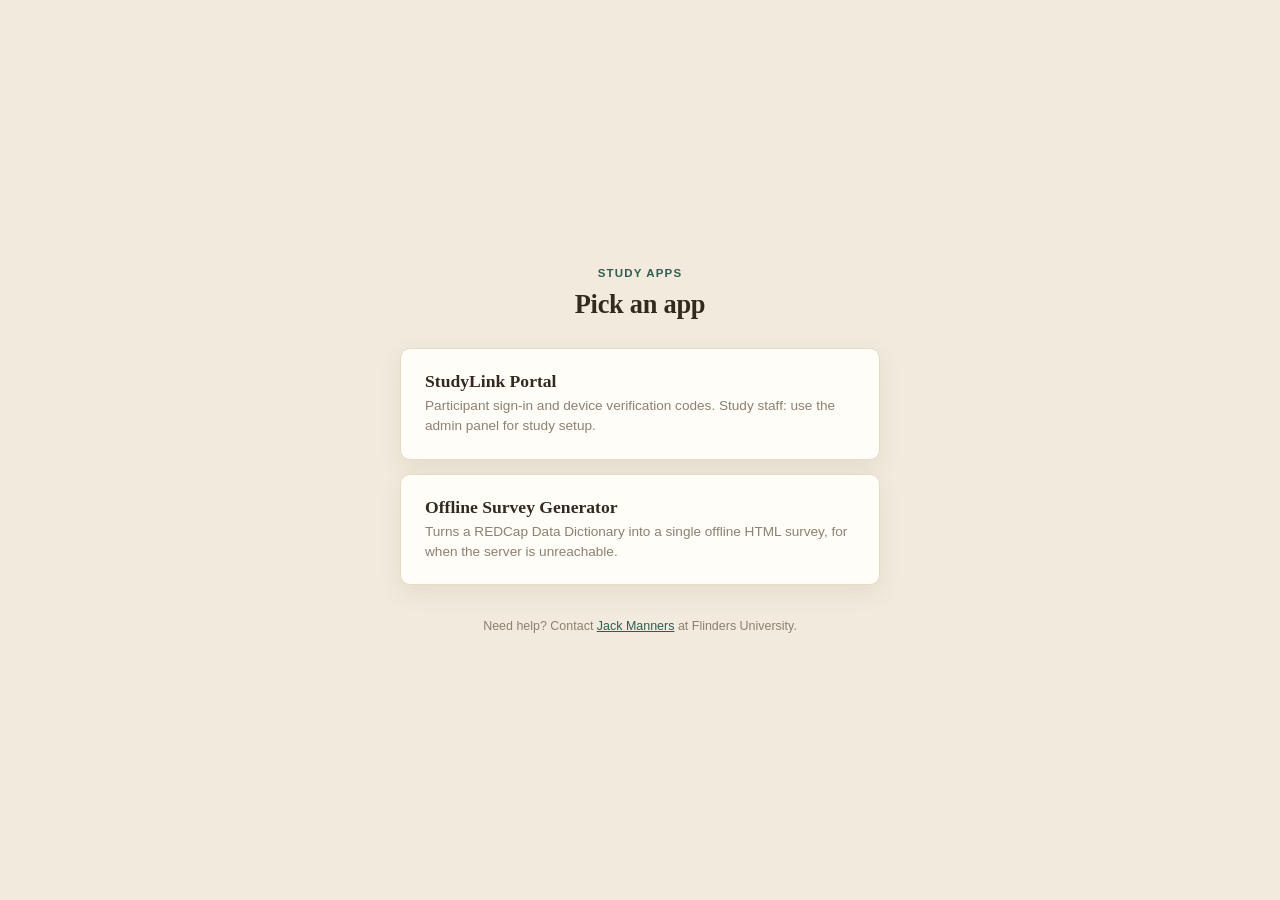
<file: index.html>
<!doctype html>
<html lang="en">
<head>
<meta charset="utf-8">
<meta name="viewport" content="width=device-width, initial-scale=1">
<title>Study Apps</title>
<link rel="icon" type="image/svg+xml" href="tokens/favicon.svg">
<style>
  :root {
    --bg: #f2ebdd;
    --card-bg: #fffdf8;
    --text: #332a1f;
    --muted: #8c8071;
    --primary: #2f5d52;
    --primary-dark: #21453c;
    --border: #e5dcc6;
    --radius: 10px;
    --font-display: 'Fraunces', Georgia, 'Times New Roman', serif;
    --font-body: 'Public Sans', -apple-system, BlinkMacSystemFont, "Segoe UI", sans-serif;
  }
  * { box-sizing: border-box; }
  body {
    margin: 0;
    min-height: 100vh;
    display: flex;
    flex-direction: column;
    align-items: center;
    justify-content: center;
    gap: 20px;
    background: var(--bg);
    font-family: var(--font-body);
    color: var(--text);
    padding: 20px;
  }
  .wrap { width: 100%; max-width: 480px; }
  .eyebrow {
    font-size: 0.72rem;
    font-weight: 600;
    letter-spacing: 0.1em;
    text-transform: uppercase;
    color: var(--primary);
    margin: 0 0 10px;
    text-align: center;
  }
  h1 {
    font-family: var(--font-display);
    font-size: 1.65rem;
    font-weight: 600;
    letter-spacing: -0.01em;
    margin: 0 0 28px;
    text-align: center;
  }
  a.app-card {
    display: block;
    background: var(--card-bg);
    border: 1px solid var(--border);
    border-radius: var(--radius);
    box-shadow: 0 8px 24px rgba(64, 48, 24, 0.08);
    padding: 22px 24px;
    margin-bottom: 14px;
    text-decoration: none;
    color: inherit;
    transition: border-color 0.15s;
  }
  a.app-card:hover { border-color: var(--primary); }
  .app-name {
    font-family: var(--font-display);
    font-size: 1.1rem;
    font-weight: 600;
    margin-bottom: 4px;
  }
  .app-desc {
    font-size: 0.85rem;
    color: var(--muted);
    line-height: 1.5;
  }
  footer {
    text-align: center;
    font-size: 0.78rem;
    color: var(--muted);
    max-width: 480px;
  }
  footer a { color: var(--primary); text-decoration: underline; }
  footer a:hover { color: var(--primary-dark); }
</style>
</head>
<body>
  <div class="wrap">
    <p class="eyebrow">Study Apps</p>
    <h1>Pick an app</h1>

    <a class="app-card" href="./tokens/">
      <div class="app-name">StudyLink Portal</div>
      <div class="app-desc">Participant sign-in and device verification codes. Study staff:
        use the admin panel for study setup.</div>
    </a>

    <a class="app-card" href="./offline-redcap/">
      <div class="app-name">Offline Survey Generator</div>
      <div class="app-desc">Turns a REDCap Data Dictionary into a single offline HTML survey,
        for when the server is unreachable.</div>
    </a>
  </div>
  <footer>Need help? Contact <a href="mailto:jack.manners@flinders.edu.au">Jack Manners</a> at Flinders University.</footer>
</body>
</html>
</file>
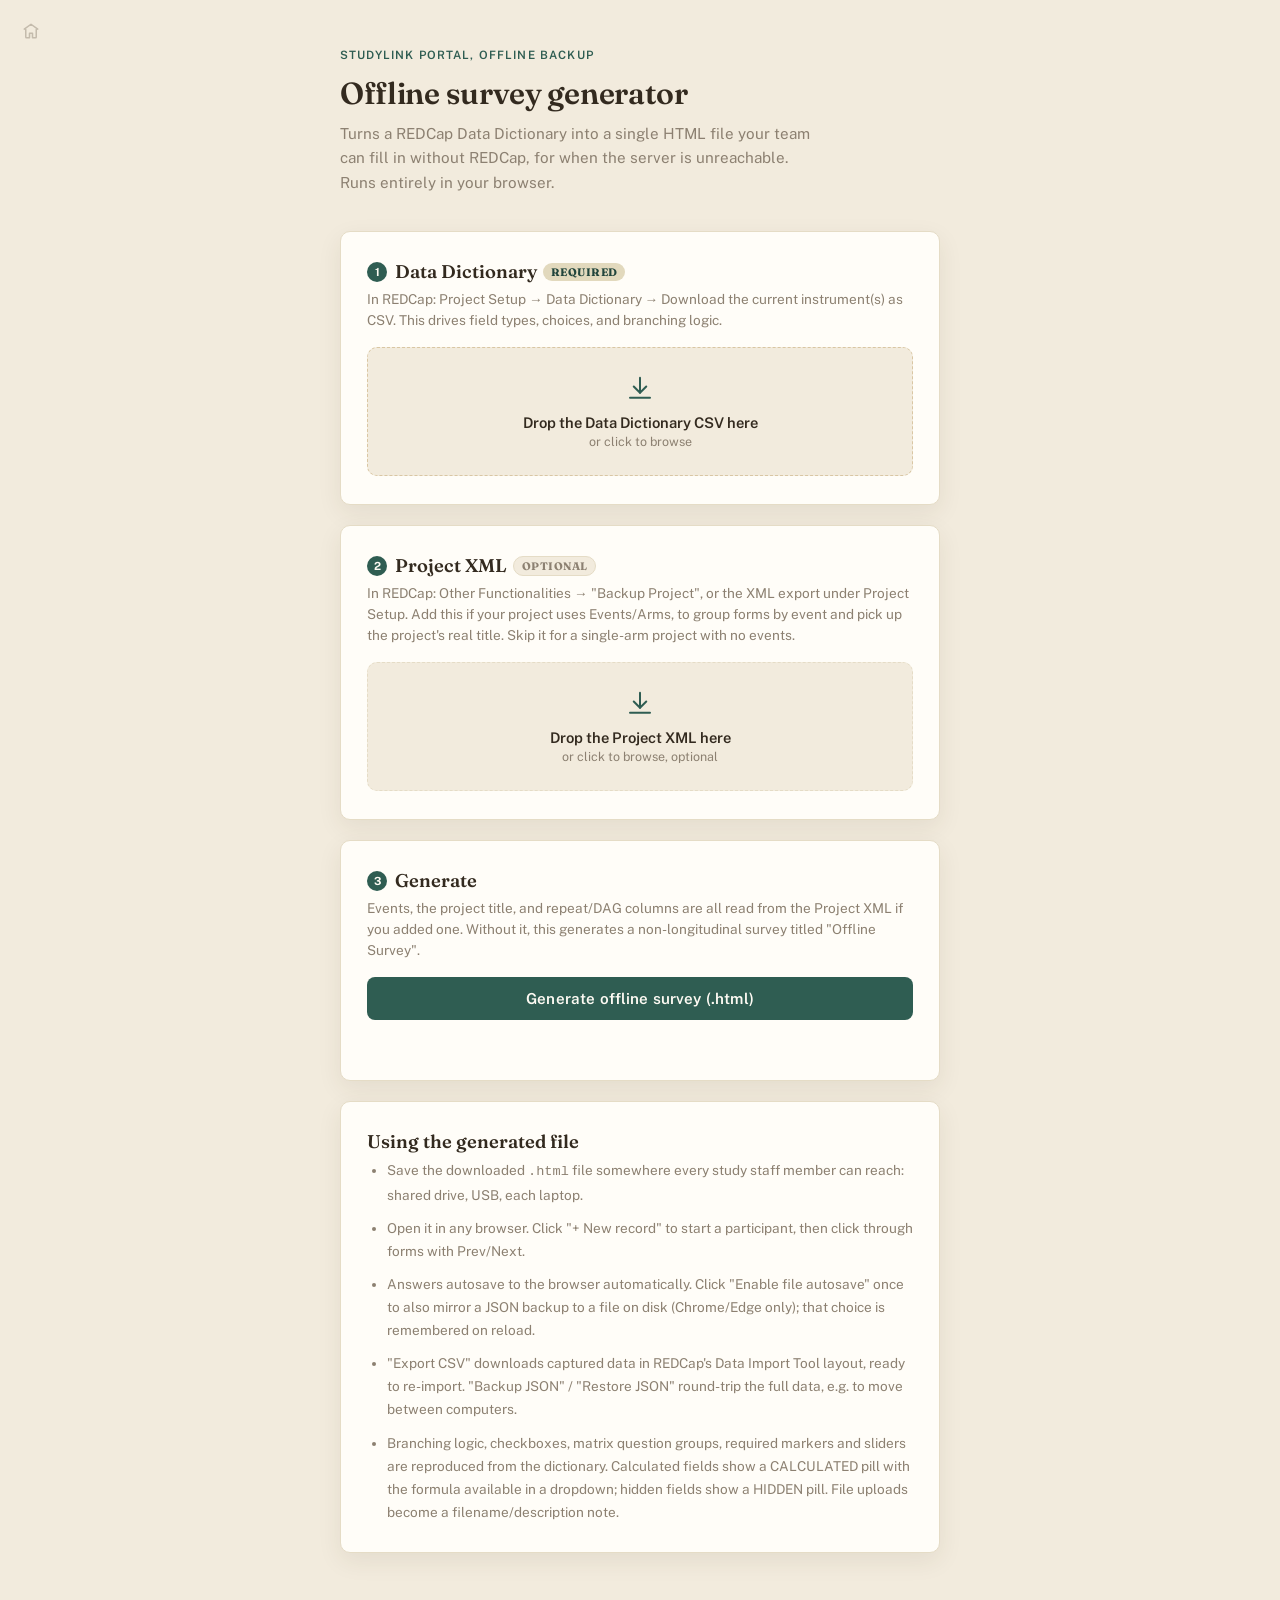
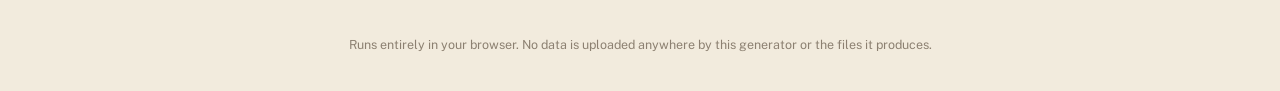
<file: offline-redcap/index.html>
<!doctype html>
<html lang="en">
<head>
<meta charset="utf-8">
<meta name="viewport" content="width=device-width, initial-scale=1">
<title>Offline Survey Generator, StudyLink Portal</title>
<link rel="preconnect" href="https://fonts.googleapis.com">
<link rel="preconnect" href="https://fonts.gstatic.com" crossorigin>
<link href="https://fonts.googleapis.com/css2?family=Fraunces:opsz,wght@9..144,500;9..144,600&family=Public+Sans:wght@400;500;600;700&display=swap" rel="stylesheet">
<style>
  :root {
    --bg: #f2ebdd;
    --card-bg: #fffdf8;
    --text: #332a1f;
    --muted: #8c8071;
    --primary: #2f5d52;
    --primary-dark: #21453c;
    --success: #4d7c5f;
    --error: #b0503a;
    --border: #e5dcc6;
    --radius: 10px;
    --font-display: 'Fraunces', Georgia, 'Times New Roman', serif;
    --font-body: 'Public Sans', -apple-system, BlinkMacSystemFont, "Segoe UI", sans-serif;
  }
  * { box-sizing: border-box; }
  body {
    margin: 0;
    min-height: 100vh;
    background: var(--bg);
    font-family: var(--font-body);
    color: var(--text);
  }
  .wrap {
    max-width: 640px;
    margin: 0 auto;
    padding: 48px 20px 64px;
  }
  .eyebrow {
    font-size: 0.72rem;
    font-weight: 600;
    letter-spacing: 0.1em;
    text-transform: uppercase;
    color: var(--primary);
    margin: 0 0 12px;
  }
  h1 {
    font-family: var(--font-display);
    font-size: 1.9rem;
    font-weight: 600;
    letter-spacing: -0.01em;
    margin: 0 0 10px;
  }
  p.intro {
    margin: 0 0 36px;
    color: var(--muted);
    font-size: 0.95rem;
    line-height: 1.6;
    max-width: 54ch;
  }
  .card {
    background: var(--card-bg);
    border: 1px solid var(--border);
    border-radius: var(--radius);
    box-shadow: 0 8px 24px rgba(64, 48, 24, 0.08);
    padding: 28px 26px;
    margin-bottom: 20px;
  }
  .card h2 {
    font-family: var(--font-display);
    font-size: 1.15rem;
    font-weight: 600;
    margin: 0 0 6px;
  }
  .step-num {
    display: inline-flex;
    align-items: center;
    justify-content: center;
    width: 20px;
    height: 20px;
    border-radius: 50%;
    background: var(--primary);
    color: #fdfaf3;
    font-family: var(--font-body);
    font-size: 0.7rem;
    font-weight: 700;
    margin-right: 8px;
    vertical-align: 2px;
  }
  .desc {
    font-size: 0.85rem;
    color: var(--muted);
    line-height: 1.55;
    margin-bottom: 16px;
  }
  .row { margin-bottom: 16px; }
  .row:last-child { margin-bottom: 0; }
  label.field-label {
    display: block;
    font-size: 0.82rem;
    font-weight: 600;
    margin-bottom: 6px;
    color: var(--text);
  }
  input[type=text] {
    width: 100%;
    padding: 11px 13px;
    font-size: 0.95rem;
    font-family: var(--font-body);
    background: var(--bg);
    color: var(--text);
    border: 1px solid var(--border);
    border-radius: 8px;
    outline: none;
    transition: border-color 0.15s;
  }
  input[type=text]:focus { border-color: var(--primary); }
  input[type=text]::placeholder { color: #b3a892; }

  /* Dropzones */
  .dropzone {
    border: 1.5px dashed var(--border);
    border-radius: var(--radius);
    background: var(--bg);
    padding: 26px 18px;
    text-align: center;
    cursor: pointer;
    transition: border-color 0.15s, background 0.15s;
  }
  .dropzone:hover, .dropzone.dragover {
    border-color: var(--primary);
    background: #eee4cd;
  }
  .dropzone.required { border-color: #d9c6a3; }
  .dropzone.has-file {
    border-style: solid;
    border-color: var(--success);
    background: #eef3ee;
  }
  .dropzone .dz-icon {
    width: 30px;
    height: 30px;
    margin: 0 auto 10px;
    color: var(--primary);
    display: block;
  }
  .dropzone .dz-title {
    font-weight: 600;
    font-size: 0.92rem;
    margin-bottom: 3px;
  }
  .dropzone .dz-sub {
    font-size: 0.78rem;
    color: var(--muted);
  }
  .dropzone .dz-file {
    font-size: 0.85rem;
    font-weight: 600;
    color: var(--primary-dark);
    word-break: break-all;
  }
  .dropzone .dz-file-meta {
    font-size: 0.75rem;
    color: var(--muted);
    margin-top: 3px;
  }
  .dz-remove {
    display: inline-block;
    margin-top: 8px;
    font-size: 0.76rem;
    color: var(--muted);
    text-decoration: underline;
    cursor: pointer;
    background: none;
    border: none;
    padding: 0;
    font-family: var(--font-body);
  }
  .dz-remove:hover { color: var(--error); }
  .required-tag {
    display: inline-block;
    font-size: 0.68rem;
    font-weight: 700;
    letter-spacing: 0.04em;
    text-transform: uppercase;
    color: var(--primary-dark);
    background: #e2d9bd;
    padding: 2px 8px;
    border-radius: 999px;
    margin-left: 6px;
    vertical-align: 2px;
  }
  .optional-tag {
    display: inline-block;
    font-size: 0.68rem;
    font-weight: 700;
    letter-spacing: 0.04em;
    text-transform: uppercase;
    color: var(--muted);
    background: var(--bg);
    border: 1px solid var(--border);
    padding: 2px 8px;
    border-radius: 999px;
    margin-left: 6px;
    vertical-align: 2px;
  }

  .checkbox-row label {
    font-weight: 500;
    font-size: 0.88rem;
    display: flex;
    align-items: flex-start;
    gap: 10px;
    cursor: pointer;
  }
  .checkbox-row input[type=checkbox] {
    width: 17px;
    height: 17px;
    margin-top: 1px;
    accent-color: var(--primary);
    flex: none;
  }

  button.primary {
    width: 100%;
    padding: 13px 16px;
    font-family: var(--font-body);
    font-size: 0.95rem;
    font-weight: 600;
    letter-spacing: 0.01em;
    border: none;
    border-radius: 8px;
    background: var(--primary);
    color: #fdfaf3;
    cursor: pointer;
    transition: background 0.15s, opacity 0.15s;
    display: flex;
    align-items: center;
    justify-content: center;
    gap: 8px;
  }
  button.primary:hover:not(:disabled) { background: var(--primary-dark); }
  button.primary:disabled { opacity: 0.55; cursor: not-allowed; }
  .loader { display: flex; align-items: center; justify-content: center; gap: 7px; height: 10px; }
  .loader span { width: 8px; height: 8px; border-radius: 50%; background: currentColor; transform: scale(0.4); opacity: 0.4; }
  .loader span:nth-child(1) { animation: dot-breathe-0 1.7s ease-in-out infinite; }
  .loader span:nth-child(2) { animation: dot-breathe-1 1.7s ease-in-out infinite; }
  .loader span:nth-child(3) { animation: dot-breathe-2 1.7s ease-in-out infinite; }
  .loader span:nth-child(4) { animation: dot-breathe-3 1.7s ease-in-out infinite; }
  .loader span:nth-child(5) { animation: dot-breathe-4 1.7s ease-in-out infinite; }
  @keyframes dot-breathe-0 { 0% { transform: scale(0.4); opacity: 0.4; } 10%, 90% { transform: scale(1); opacity: 1; } 100% { transform: scale(0.4); opacity: 0.4; } }
  @keyframes dot-breathe-1 { 0%, 10% { transform: scale(0.4); opacity: 0.4; } 20%, 80% { transform: scale(1); opacity: 1; } 90%, 100% { transform: scale(0.4); opacity: 0.4; } }
  @keyframes dot-breathe-2 { 0%, 20% { transform: scale(0.4); opacity: 0.4; } 30%, 70% { transform: scale(1); opacity: 1; } 80%, 100% { transform: scale(0.4); opacity: 0.4; } }
  @keyframes dot-breathe-3 { 0%, 30% { transform: scale(0.4); opacity: 0.4; } 40%, 60% { transform: scale(1); opacity: 1; } 70%, 100% { transform: scale(0.4); opacity: 0.4; } }
  @keyframes dot-breathe-4 { 0%, 40% { transform: scale(0.4); opacity: 0.4; } 50% { transform: scale(1); opacity: 1; } 60%, 100% { transform: scale(0.4); opacity: 0.4; } }

  #summary {
    font-size: 0.82rem;
    color: var(--muted);
    line-height: 1.6;
    margin-top: 14px;
    padding-top: 14px;
    border-top: 1px solid var(--border);
  }
  #summary:empty { display: none; }
  #status {
    margin-top: 12px;
    font-size: 0.88rem;
    font-weight: 600;
    min-height: 20px;
  }
  #status.ok { color: var(--success); }
  #status.err { color: var(--error); }

  .steps { margin: 0; padding-left: 20px; color: var(--muted); font-size: 0.85rem; line-height: 1.7; }
  .steps li { margin-bottom: 10px; }
  .steps li:last-child { margin-bottom: 0; }

  footer {
    max-width: 640px;
    margin: 0 auto;
    padding: 0 20px 40px;
    text-align: center;
    font-size: 0.78rem;
    color: var(--muted);
  }
  .home-link {
    position: fixed;
    top: 14px;
    left: 14px;
    width: 34px;
    height: 34px;
    display: flex;
    align-items: center;
    justify-content: center;
    border-radius: 50%;
    color: var(--muted);
    opacity: 0.45;
    text-decoration: none;
    transition: opacity 0.15s, background 0.15s;
    z-index: 30;
  }
  .home-link:hover { opacity: 1; background: var(--bg); }
  .home-link svg { width: 18px; height: 18px; }
</style>
</head>
<body>
<a class="home-link" href="../" aria-label="All study apps" title="All study apps">
  <svg viewBox="0 0 24 24" fill="none" stroke="currentColor" stroke-width="2" stroke-linecap="round" stroke-linejoin="round">
    <path d="M3 9.5 12 3l9 6.5"></path>
    <path d="M5 10v10a1 1 0 0 0 1 1h4v-6h4v6h4a1 1 0 0 0 1-1V10"></path>
  </svg>
</a>
<div class="wrap">
  <p class="eyebrow">StudyLink Portal, Offline Backup</p>
  <h1>Offline survey generator</h1>
  <p class="intro">Turns a REDCap Data Dictionary into a single HTML file your team can fill in
    without REDCap, for when the server is unreachable. Runs entirely in your browser.</p>

  <div class="card">
    <h2><span class="step-num">1</span>Data Dictionary<span class="required-tag">Required</span></h2>
    <div class="desc">In REDCap: Project Setup &rarr; Data Dictionary &rarr; Download the current
      instrument(s) as CSV. This drives field types, choices, and branching logic.</div>
    <div class="dropzone required" id="dictDropzone" tabindex="0" role="button" aria-label="Upload Data Dictionary CSV">
      <svg class="dz-icon" viewBox="0 0 24 24" fill="none" stroke="currentColor" stroke-width="1.6" stroke-linecap="round" stroke-linejoin="round"><path d="M12 3v12"></path><path d="m7 10 5 5 5-5"></path><path d="M4 19h16"></path></svg>
      <div class="dz-empty">
        <div class="dz-title">Drop the Data Dictionary CSV here</div>
        <div class="dz-sub">or click to browse</div>
      </div>
      <div class="dz-filled" style="display:none;">
        <div class="dz-file"></div>
        <div class="dz-file-meta"></div>
        <button type="button" class="dz-remove">Remove</button>
      </div>
    </div>
    <input type="file" id="dictFile" accept=".csv" style="display:none;">
  </div>

  <div class="card">
    <h2><span class="step-num">2</span>Project XML<span class="optional-tag">Optional</span></h2>
    <div class="desc">In REDCap: Other Functionalities &rarr; "Backup Project", or the XML export
      under Project Setup. Add this if your project uses Events/Arms, to group forms by event and
      pick up the project's real title. Skip it for a single-arm project with no events.</div>
    <div class="dropzone" id="xmlDropzone" tabindex="0" role="button" aria-label="Upload Project XML">
      <svg class="dz-icon" viewBox="0 0 24 24" fill="none" stroke="currentColor" stroke-width="1.6" stroke-linecap="round" stroke-linejoin="round"><path d="M12 3v12"></path><path d="m7 10 5 5 5-5"></path><path d="M4 19h16"></path></svg>
      <div class="dz-empty">
        <div class="dz-title">Drop the Project XML here</div>
        <div class="dz-sub">or click to browse, optional</div>
      </div>
      <div class="dz-filled" style="display:none;">
        <div class="dz-file"></div>
        <div class="dz-file-meta"></div>
        <button type="button" class="dz-remove">Remove</button>
      </div>
    </div>
    <input type="file" id="xmlFile" accept=".xml" style="display:none;">
  </div>

  <div class="card">
    <h2><span class="step-num">3</span>Generate</h2>
    <div class="desc">Events, the project title, and repeat/DAG columns are all read from the
      Project XML if you added one. Without it, this generates a non-longitudinal survey titled
      "Offline Survey".</div>
    <button class="primary" id="generateBtn">Generate offline survey (.html)</button>
    <div id="summary"></div>
    <div id="status"></div>
  </div>

  <div class="card">
    <h2>Using the generated file</h2>
    <ul class="steps">
      <li>Save the downloaded <code>.html</code> file somewhere every study staff member can reach:
        shared drive, USB, each laptop.</li>
      <li>Open it in any browser. Click "+ New record" to start a participant, then click through
        forms with Prev/Next.</li>
      <li>Answers autosave to the browser automatically. Click "Enable file autosave" once to also
        mirror a JSON backup to a file on disk (Chrome/Edge only); that choice is remembered on
        reload.</li>
      <li>"Export CSV" downloads captured data in REDCap's Data Import Tool layout, ready to
        re-import. "Backup JSON" / "Restore JSON" round-trip the full data, e.g. to move between
        computers.</li>
      <li>Branching logic, checkboxes, matrix question groups, required markers and sliders are
        reproduced from the dictionary. Calculated fields show a CALCULATED pill with the formula
        available in a dropdown; hidden fields show a HIDDEN pill. File uploads become a
        filename/description note.</li>
    </ul>
  </div>
</div>
<footer>Runs entirely in your browser. No data is uploaded anywhere by this generator or the files it produces.</footer>
<script src="generator.js"></script>
</body>
</html>
</file>
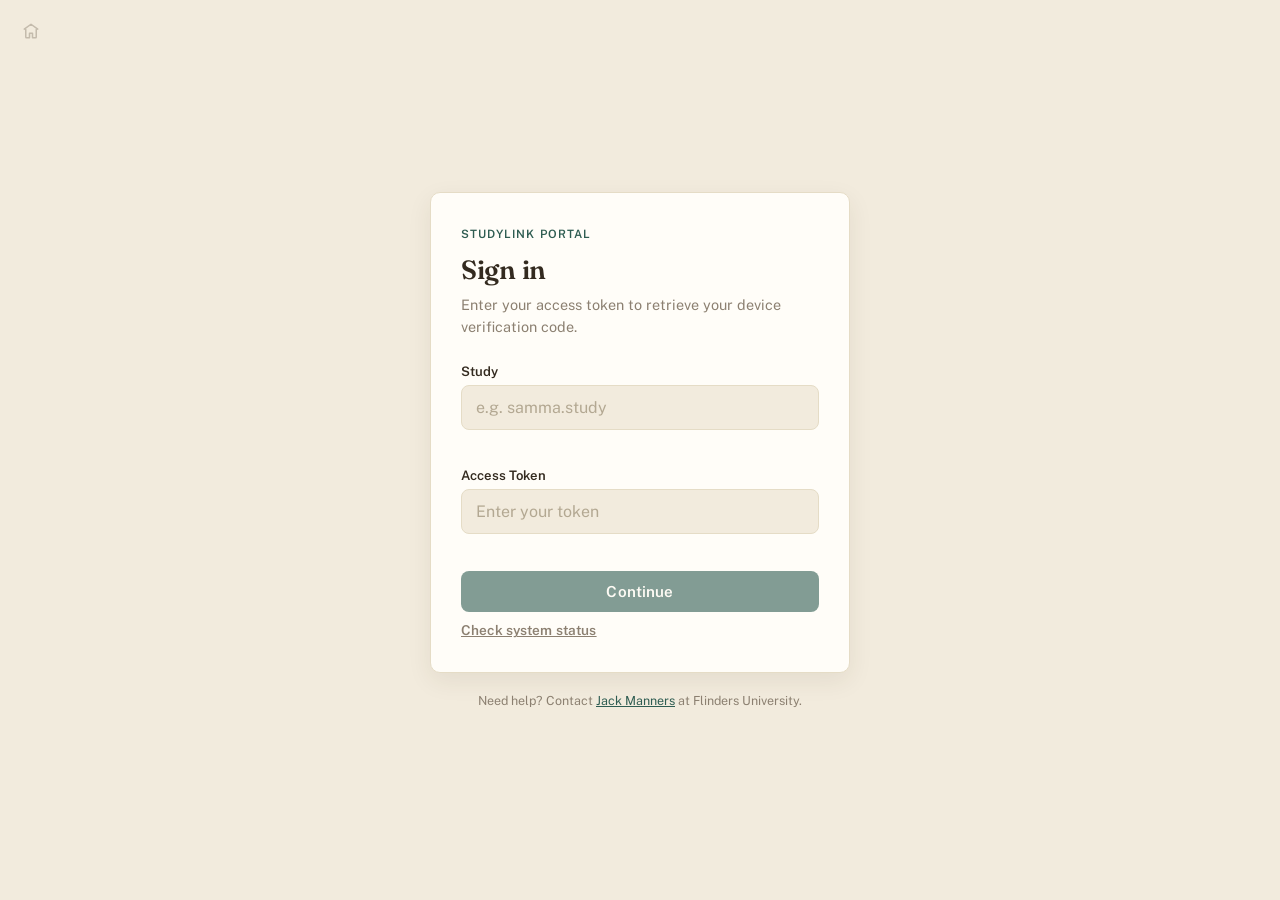
<file: studylink/index.html>
<!DOCTYPE html>
<html lang="en">
<head>
<meta charset="UTF-8" />
<meta name="viewport" content="width=device-width, initial-scale=1.0" />
<title>StudyLink Portal</title>
<link rel="icon" type="image/svg+xml" href="favicon.svg">
<link rel="manifest" href="manifest.json">
<meta name="theme-color" content="#2f5d52">
<link rel="apple-touch-icon" href="icons/apple-touch-icon.png">
<meta name="apple-mobile-web-app-capable" content="yes">
<meta name="apple-mobile-web-app-status-bar-style" content="default">
<meta name="apple-mobile-web-app-title" content="StudyLink">
<link rel="preconnect" href="https://fonts.googleapis.com">
<link rel="preconnect" href="https://fonts.gstatic.com" crossorigin>
<link href="https://fonts.googleapis.com/css2?family=Fraunces:opsz,wght@9..144,500;9..144,600&family=Public+Sans:wght@400;500;600;700&display=swap" rel="stylesheet">
<style>
  :root {
    --bg: #f2ebdd;
    --card-bg: #fffdf8;
    --text: #332a1f;
    --muted: #8c8071;
    --primary: #2f5d52;
    --primary-dark: #21453c;
    --success: #4d7c5f;
    --error: #b0503a;
    --border: #e5dcc6;
    --radius: 10px;
    --font-display: 'Fraunces', Georgia, 'Times New Roman', serif;
    --font-body: 'Public Sans', -apple-system, BlinkMacSystemFont, "Segoe UI", sans-serif;
  }
  * { box-sizing: border-box; }
  body {
    margin: 0;
    min-height: 100vh;
    display: flex;
    flex-direction: column;
    align-items: center;
    justify-content: center;
    gap: 20px;
    background: var(--bg);
    font-family: var(--font-body);
    color: var(--text);
    padding: 20px;
  }
  .card {
    width: 100%;
    max-width: 420px;
    background: var(--card-bg);
    border: 1px solid var(--border);
    border-radius: var(--radius);
    box-shadow: 0 8px 24px rgba(64, 48, 24, 0.08);
    padding: 34px 30px;
  }
  .flip-container {
    width: 100%;
    max-width: 420px;
    perspective: 1400px;
  }
  .flip-inner {
    position: relative;
    width: 100%;
    display: grid;
    transform-style: preserve-3d;
    transition: transform 0.7s cubic-bezier(0.4, 0.15, 0.2, 1);
  }
  .flip-inner.flipped {
    transform: rotateY(180deg);
  }
  .flip-face {
    grid-area: 1 / 1;
    width: 100%;
    align-self: start;
    backface-visibility: hidden;
    -webkit-backface-visibility: hidden;
  }
  .flip-face-back {
    transform: rotateY(180deg);
  }
  .eyebrow {
    font-family: var(--font-body);
    font-size: 0.72rem;
    font-weight: 600;
    letter-spacing: 0.1em;
    text-transform: uppercase;
    color: var(--primary);
    margin: 0 0 12px;
  }
  h1 {
    font-family: var(--font-display);
    font-size: 1.65rem;
    font-weight: 600;
    letter-spacing: -0.01em;
    margin: 0 0 8px;
  }
  p.subtitle {
    margin: 0 0 26px;
    color: var(--muted);
    font-size: 0.9rem;
    line-height: 1.55;
  }
  label {
    display: block;
    font-size: 0.82rem;
    font-weight: 600;
    margin-bottom: 6px;
    color: var(--text);
  }
  input[type="text"],
  input[type="tel"],
  input[type="number"] {
    width: 100%;
    padding: 12px 14px;
    font-size: 1rem;
    font-family: var(--font-body);
    background: var(--bg);
    color: var(--text);
    border: 1px solid var(--border);
    border-radius: 8px;
    margin-bottom: 16px;
    outline: none;
    letter-spacing: 0.02em;
    transition: border-color 0.15s;
  }
  input:focus {
    border-color: var(--primary);
  }
  input::placeholder {
    color: #b3a892;
    letter-spacing: normal;
  }
  button {
    width: 100%;
    padding: 12px 16px;
    font-family: var(--font-body);
    font-size: 0.95rem;
    font-weight: 600;
    letter-spacing: 0.01em;
    border: none;
    border-radius: 8px;
    background: var(--primary);
    color: #fdfaf3;
    cursor: pointer;
    transition: background 0.15s, opacity 0.15s;
    display: flex;
    align-items: center;
    justify-content: center;
    gap: 8px;
  }
  button:hover:not(:disabled) { background: var(--primary-dark); }
  button:disabled { opacity: 0.6; cursor: not-allowed; }
  .hidden { display: none !important; }
  .error-msg {
    color: var(--error);
    font-size: 0.85rem;
    margin: -8px 0 16px;
    min-height: 1em;
  }
  /* Plain spinner — used everywhere except the login button, which gets
     the more elaborate breathing-dots .loader below. */
  .spinner {
    width: 20px;
    height: 20px;
    border: 2.5px solid rgba(0, 0, 0, 0.12);
    border-top-color: var(--primary);
    border-radius: 50%;
    animation: spin 0.7s linear infinite;
  }
  @keyframes spin { to { transform: rotate(360deg); } }

  .loader {
    display: flex;
    align-items: center;
    justify-content: center;
    gap: 7px;
    height: 10px;
  }
  .loader span {
    width: 8px;
    height: 8px;
    border-radius: 50%;
    background: currentColor;
    transform: scale(0.4);
    opacity: 0.4;
  }
  .loader span:nth-child(1) { animation: dot-breathe-0 1.7s ease-in-out infinite; }
  .loader span:nth-child(2) { animation: dot-breathe-1 1.7s ease-in-out infinite; }
  .loader span:nth-child(3) { animation: dot-breathe-2 1.7s ease-in-out infinite; }
  .loader span:nth-child(4) { animation: dot-breathe-3 1.7s ease-in-out infinite; }
  .loader span:nth-child(5) { animation: dot-breathe-4 1.7s ease-in-out infinite; }
  /* Each dot grows on the way left→right, then the rightmost dot shrinks
     first and the leftmost last, so the "lit" region visibly contracts
     right→left — a breathing sweep rather than five dots pulsing in place. */
  @keyframes dot-breathe-0 {
    0% { transform: scale(0.4); opacity: 0.4; }
    10%, 90% { transform: scale(1); opacity: 1; }
    100% { transform: scale(0.4); opacity: 0.4; }
  }
  @keyframes dot-breathe-1 {
    0%, 10% { transform: scale(0.4); opacity: 0.4; }
    20%, 80% { transform: scale(1); opacity: 1; }
    90%, 100% { transform: scale(0.4); opacity: 0.4; }
  }
  @keyframes dot-breathe-2 {
    0%, 20% { transform: scale(0.4); opacity: 0.4; }
    30%, 70% { transform: scale(1); opacity: 1; }
    80%, 100% { transform: scale(0.4); opacity: 0.4; }
  }
  @keyframes dot-breathe-3 {
    0%, 30% { transform: scale(0.4); opacity: 0.4; }
    40%, 60% { transform: scale(1); opacity: 1; }
    70%, 100% { transform: scale(0.4); opacity: 0.4; }
  }
  @keyframes dot-breathe-4 {
    0%, 40% { transform: scale(0.4); opacity: 0.4; }
    50% { transform: scale(1); opacity: 1; }
    60%, 100% { transform: scale(0.4); opacity: 0.4; }
  }

  .participant-badge {
    display: inline-block;
    max-width: 100%;
    background: var(--bg);
    border: 1px solid var(--border);
    color: var(--primary-dark);
    font-weight: 600;
    letter-spacing: 0.01em;
    padding: 4px 12px;
    border-radius: 999px;
    font-size: 0.76rem;
    margin-bottom: 20px;
    overflow-wrap: anywhere;
  }
  .status-line {
    text-align: center;
    color: var(--muted);
    font-size: 0.88rem;
    margin-top: 14px;
    min-height: 1.2em;
  }
  .code-display {
    text-align: center;
    padding: 26px 10px;
    border-radius: 10px;
    background: var(--bg);
    border: 1px solid var(--border);
    margin-top: 18px;
    transition: background 0.3s, border-color 0.3s, padding 0.3s;
  }
  .code-display.pulse {
    animation: pulseIn 0.5s ease;
  }
  @keyframes pulseIn {
    0% { transform: scale(0.96); opacity: 0; }
    100% { transform: scale(1); opacity: 1; }
  }
  .code-value-row {
    display: flex;
    align-items: center;
    justify-content: center;
    gap: 10px;
  }
  .code-value {
    font-family: var(--font-display);
    font-size: 2.5rem;
    font-weight: 600;
    font-variant-numeric: tabular-nums;
    letter-spacing: 0.1em;
    color: var(--primary);
    transition: font-size 0.3s, color 0.3s;
  }
  .copy-btn {
    flex: none;
    width: auto;
    padding: 0;
    display: inline-flex;
    align-items: center;
    justify-content: center;
    background: none;
    border: none;
    color: var(--muted);
    cursor: pointer;
    transition: color 0.15s;
  }
  .copy-btn:hover { background: none; color: var(--primary); }
  .copy-btn svg { width: 16px; height: 16px; display: block; }
  .copy-btn.copied { color: var(--success); }
  .code-value-row .copy-btn svg { width: 20px; height: 20px; }
  /* Only match found, but stale — de-emphasize instead of announcing it
     like a fresh code, since it likely isn't what the participant needs. */
  .code-display.stale {
    padding: 16px 10px;
    background: transparent;
  }
  .code-display.stale .code-value {
    font-size: 1.5rem;
    color: var(--muted);
    letter-spacing: 0.08em;
  }
  .code-age {
    display: none;
    margin-top: 6px;
    font-size: 0.74rem;
    color: var(--muted);
  }
  .code-display.stale .code-age {
    display: block;
  }
  .code-subject {
    margin-top: 8px;
    font-size: 0.8rem;
    color: var(--muted);
    word-break: break-word;
  }
  .logout-link {
    display: block;
    text-align: center;
    margin-top: 18px;
    font-size: 0.85rem;
    color: var(--muted);
    text-decoration: underline;
    cursor: pointer;
    background: none;
    border: none;
    width: auto;
    padding: 0;
  }
  .logout-link:hover { color: var(--text); background: none; }

  .status-icon {
    width: 34px;
    height: 34px;
    border-radius: 50%;
    display: flex;
    align-items: center;
    justify-content: center;
    margin-bottom: 14px;
    background: var(--bg);
  }
  .status-icon.warn {
    background: #f3e0d8;
    color: var(--error);
    font-family: var(--font-display);
    font-weight: 700;
  }

  .health-check-trigger {
    margin-top: 10px;
  }
  .health-check-item {
    padding: 9px 0;
    border-bottom: 1px solid var(--border);
    font-size: 0.85rem;
    display: flex;
    gap: 8px;
    align-items: flex-start;
  }
  .health-check-item:last-child { border-bottom: none; }
  .health-check-mark {
    flex: none;
    width: 18px;
    height: 18px;
    border-radius: 50%;
    display: flex;
    align-items: center;
    justify-content: center;
    font-size: 0.7rem;
    font-weight: 700;
    color: #fff;
  }
  .health-check-mark.ok { background: var(--success); }
  .health-check-mark.fail { background: var(--error); }
  .health-check-detail {
    margin-top: 2px;
    font-size: 0.74rem;
    color: var(--muted);
    word-break: break-word;
  }

  footer {
    text-align: center;
    font-size: 0.78rem;
    color: var(--muted);
    max-width: 420px;
  }
  footer a {
    color: var(--primary);
    text-decoration: underline;
  }
  footer a:hover { color: var(--primary-dark); }

  .scan-qr-btn {
    background: var(--bg);
    color: var(--primary);
    border: 1px solid var(--border);
    margin-bottom: 20px;
  }
  .scan-qr-btn:hover:not(:disabled) { background: var(--border); }
  .scan-qr-btn svg { width: 18px; height: 18px; }

  .qr-overlay {
    position: fixed;
    inset: 0;
    background: #000;
    display: flex;
    flex-direction: column;
    align-items: center;
    justify-content: center;
    gap: 16px;
    z-index: 1000;
  }
  .qr-overlay video {
    position: absolute;
    inset: 0;
    width: 100%;
    height: 100%;
    object-fit: cover;
  }
  .qr-frame {
    position: relative;
    width: min(70vw, 280px);
    height: min(70vw, 280px);
    border: 3px solid #fdfaf3;
    border-radius: 16px;
    box-shadow: 0 0 0 999px rgba(0, 0, 0, 0.45);
  }
  .qr-overlay-msg {
    position: relative;
    color: #fdfaf3;
    font-size: 0.9rem;
    text-align: center;
    padding: 0 20px;
    max-width: 340px;
  }
  .qr-cancel-btn {
    position: relative;
    width: auto;
    padding: 10px 28px;
    background: rgba(255, 255, 255, 0.15);
  }
  .qr-cancel-btn:hover { background: rgba(255, 255, 255, 0.25); }

  .home-link {
    position: fixed;
    top: 14px;
    left: 14px;
    width: 34px;
    height: 34px;
    display: flex;
    align-items: center;
    justify-content: center;
    border-radius: 50%;
    color: var(--muted);
    opacity: 0.45;
    text-decoration: none;
    transition: opacity 0.15s, background 0.15s;
    z-index: 30;
  }
  .home-link:hover { opacity: 1; background: var(--bg); }
  .home-link svg { width: 18px; height: 18px; }
</style>
</head>
<body>

  <a class="home-link" href="../" aria-label="All study apps" title="All study apps">
    <svg viewBox="0 0 24 24" fill="none" stroke="currentColor" stroke-width="2" stroke-linecap="round" stroke-linejoin="round">
      <path d="M3 9.5 12 3l9 6.5"></path>
      <path d="M5 10v10a1 1 0 0 0 1 1h4v-6h4v6h4a1 1 0 0 0 1-1V10"></path>
    </svg>
  </a>

  <!-- Login / code retrieval, as a horizontal flip card -->
  <div class="flip-container" id="flipContainer">
    <div class="flip-inner" id="flipInner">

      <!-- Login screen (front face) -->
      <div class="card flip-face" id="loginCard">
        <p class="eyebrow" id="studyEyebrow">StudyLink Portal</p>
        <h1>Sign in</h1>
        <p class="subtitle">Enter your access token to retrieve your device verification code.</p>

        <button type="button" class="scan-qr-btn" id="scanQrBtn">
          <svg viewBox="0 0 24 24" fill="none" stroke="currentColor" stroke-width="2" stroke-linecap="round" stroke-linejoin="round">
            <path d="M3 7V5a2 2 0 0 1 2-2h2"></path><path d="M17 3h2a2 2 0 0 1 2 2v2"></path>
            <path d="M21 17v2a2 2 0 0 1-2 2h-2"></path><path d="M7 21H5a2 2 0 0 1-2-2v-2"></path>
            <rect x="7" y="7" width="4" height="4"></rect><rect x="13" y="7" width="4" height="4"></rect>
            <rect x="7" y="13" width="4" height="4"></rect><line x1="15" y1="15" x2="15" y2="15.01"></line>
            <line x1="18" y1="13" x2="18" y2="17"></line>
          </svg>
          Scan QR code
        </button>

        <label for="studyBaseInput">Study</label>
        <input type="text" id="studyBaseInput" list="studyBaseList" placeholder="e.g. samma.study" autocomplete="off" />
        <datalist id="studyBaseList"></datalist>
        <div class="error-msg" id="studyBaseError" role="alert"></div>

        <form id="loginForm">
          <label for="patientToken">Access Token</label>
          <input type="text" id="patientToken" placeholder="Enter your token" required autocomplete="off" />
          <div class="error-msg" id="loginError" role="alert"></div>
          <button type="submit" id="loginBtn">
            <span id="loginBtnText">Continue</span>
          </button>
        </form>
        <button type="button" class="logout-link health-check-trigger" id="healthCheckBtn">Check system status</button>
      </div>

      <!-- Back face: code retrieval screen, or system-status panel -->
      <div class="card flip-face flip-face-back" id="backFace">
        <div id="codeCard">
          <div class="participant-badge" id="participantBadge"></div>
          <h1 id="codeHeading">Looking for your code</h1>
          <p class="subtitle">We're watching your device's inbox — this updates automatically.</p>

          <button id="fetchBtn">Waiting for code…</button>
          <div class="status-line" id="statusLine" aria-live="polite"></div>

          <div class="code-display hidden" id="codeDisplay">
            <div class="code-value-row">
              <div class="code-value" id="codeValue"></div>
              <button type="button" class="copy-btn" id="copyPrimaryBtn" aria-label="Copy code"></button>
            </div>
            <div class="code-subject" id="codeSubject"></div>
            <div class="code-age" id="codeAge"></div>
          </div>

          <button type="button" class="logout-link" id="logoutBtn">Sign out</button>
        </div>

        <div id="healthCard" class="hidden">
          <p class="eyebrow">StudyLink Portal</p>
          <h1>System status</h1>
          <p class="subtitle">Checks the backend's config, REDCap connectivity, and Gmail access.</p>
          <div id="healthResults" aria-live="polite"></div>
          <button type="button" class="logout-link health-check-trigger" id="healthBackBtn">Back to sign in</button>
        </div>
      </div>

    </div>
  </div>

  <footer>
    Need help? Contact <a href="mailto:jack.manners@flinders.edu.au">Jack Manners</a> at Flinders University.
  </footer>

  <!-- Camera overlay for in-app QR scanning -->
  <div class="qr-overlay hidden" id="qrOverlay">
    <video id="qrVideo" autoplay playsinline muted></video>
    <div class="qr-frame"></div>
    <p class="qr-overlay-msg" id="qrOverlayMsg">Point your camera at the QR code.</p>
    <button type="button" class="qr-cancel-btn" id="qrCancelBtn">Cancel</button>
  </div>

<script>
  // ── Configuration ────────────────────────────────────────────────────
  // This site talks to one Apps Script deployment. Which study a visitor
  // hits is picked by a `?base=value` query param — the backend resolves
  // everything else (REDCap config, display name, dedicated vs forwarded)
  // from its own Script Properties. See backend/Code.gs.
  const APPS_SCRIPT_URL = 'https://script.google.com/macros/s/AKfycbwiiGSyvZVQu3YsOCex7F7COPdEGtF26VEbgBn6jhNqsBMx2fxoNR5owNkuV1xASe0FwQ/exec';

  if ('serviceWorker' in navigator) {
    window.addEventListener('load', () => navigator.serviceWorker.register('sw.js'));
  }

  let STUDY_NAME = null;
  let STUDY_BASE = null;

  const POLL_INTERVAL_MS = 5000;
  const MAX_POLL_ATTEMPTS = 24; // 24 * 5s = 120s
  const AUTO_RECHECK_MS = 30000; // re-run the fetch cycle this often while idle

  // ── State ────────────────────────────────────────────────────────────
  let currentToken = null;
  let pollTimer = null;
  let pollAttempts = 0;
  let autoRecheckTimer = null;

  const flipContainer = document.getElementById('flipContainer');
  const flipInner = document.getElementById('flipInner');

  const loginForm = document.getElementById('loginForm');
  const loginBtn = document.getElementById('loginBtn');
  const loginBtnText = document.getElementById('loginBtnText');
  const loginError = document.getElementById('loginError');

  const participantBadge = document.getElementById('participantBadge');
  const fetchBtn = document.getElementById('fetchBtn');
  const statusLine = document.getElementById('statusLine');
  const codeDisplay = document.getElementById('codeDisplay');
  const codeValue = document.getElementById('codeValue');
  const copyPrimaryBtn = document.getElementById('copyPrimaryBtn');
  const codeSubject = document.getElementById('codeSubject');
  const codeAge = document.getElementById('codeAge');
  const logoutBtn = document.getElementById('logoutBtn');

  const studyBaseInput = document.getElementById('studyBaseInput');
  const studyBaseList = document.getElementById('studyBaseList');
  const studyBaseError = document.getElementById('studyBaseError');
  const patientTokenInput = document.getElementById('patientToken');

  // ── Study resolution ─────────────────────────────────────────────────
  // A ?base= link param is the normal path. But an installed PWA opens at
  // a bare start_url with no query string, so we also remember the last
  // resolved study (and a short history of others) in localStorage and
  // let the participant type/pick one directly above the token field.
  const LAST_BASE_KEY = 'studylink_last_base';
  const RECENT_STUDIES_KEY = 'studylink_recent_studies';
  const MAX_RECENT_STUDIES = 6;
  // Remembered per study so the token survives a reopen — iOS in
  // particular can clear a PWA's localStorage after enough inactivity, so
  // this is a convenience, not a guarantee; falling back to re-entering
  // the token (or rescanning the QR code) always still works.
  const TOKEN_KEY_PREFIX = 'studylink_token_';

  populateStudyDatalist();
  initStudy();

  function getRecentStudies() {
    try {
      const raw = localStorage.getItem(RECENT_STUDIES_KEY);
      const list = raw ? JSON.parse(raw) : [];
      return Array.isArray(list) ? list : [];
    } catch (err) {
      return [];
    }
  }

  function rememberStudy(base, name) {
    const list = getRecentStudies().filter((s) => s.base !== base);
    list.unshift({ base: base, name: name });
    localStorage.setItem(RECENT_STUDIES_KEY, JSON.stringify(list.slice(0, MAX_RECENT_STUDIES)));
    localStorage.setItem(LAST_BASE_KEY, base);
    populateStudyDatalist();
  }

  function populateStudyDatalist() {
    studyBaseList.innerHTML = getRecentStudies()
      .map((s) => '<option value="' + escapeHtml(s.base) + '">' + escapeHtml(s.name) + '</option>')
      .join('');
  }

  async function initStudy() {
    const urlBase = new URLSearchParams(window.location.search).get('base');
    const base = urlBase || localStorage.getItem(LAST_BASE_KEY) || '';
    studyBaseInput.value = base;

    if (!base) {
      setStudyResolved(false);
      return;
    }

    await resolveStudy(base);

    const prefillToken = new URLSearchParams(window.location.search).get('token');
    if (prefillToken) {
      patientTokenInput.value = prefillToken;
    }
  }

  async function resolveStudy(base) {
    STUDY_BASE = base;
    studyBaseError.textContent = '';

    let result;
    try {
      result = await callBackend('studyInfo', {});
    } catch (err) {
      studyBaseError.textContent = 'Could not reach the server. Please check your connection.';
      setStudyResolved(false);
      return;
    }

    if (!result.success) {
      studyBaseError.textContent = 'Unknown study. Please check the identifier your research team provided.';
      setStudyResolved(false);
      return;
    }

    STUDY_NAME = result.name || 'StudyLink Portal';
    document.title = STUDY_NAME;
    document.getElementById('studyEyebrow').textContent = STUDY_NAME;
    rememberStudy(base, STUDY_NAME);
    setStudyResolved(true);

    if (!patientTokenInput.value) {
      const rememberedToken = localStorage.getItem(TOKEN_KEY_PREFIX + base);
      if (rememberedToken) {
        patientTokenInput.value = rememberedToken;
      }
    }
  }

  function setStudyResolved(resolved) {
    patientTokenInput.disabled = !resolved;
    loginBtn.disabled = !resolved;
    if (!resolved) {
      document.getElementById('studyEyebrow').textContent = 'StudyLink Portal';
      document.title = 'StudyLink Portal';
    }
  }

  studyBaseInput.addEventListener('change', () => {
    const base = studyBaseInput.value.trim();
    if (base && base !== STUDY_BASE) {
      resolveStudy(base);
    } else if (!base) {
      setStudyResolved(false);
    }
  });

  // ── QR scanning ──────────────────────────────────────────────────────
  // Reads the participant's link (?base=&token=) straight out of a QR
  // code's own decoded text, without navigating — works the same whether
  // this is running as an installed PWA or a plain browser tab, since
  // scanning with the OS camera app can't be relied on to reopen the PWA.
  const scanQrBtn = document.getElementById('scanQrBtn');
  const qrOverlay = document.getElementById('qrOverlay');
  const qrVideo = document.getElementById('qrVideo');
  const qrOverlayMsg = document.getElementById('qrOverlayMsg');
  const qrCancelBtn = document.getElementById('qrCancelBtn');

  let qrStream = null;
  let qrScanning = false;

  if (!('BarcodeDetector' in window)) {
    scanQrBtn.classList.add('hidden');
  }

  scanQrBtn.addEventListener('click', startQrScan);
  qrCancelBtn.addEventListener('click', stopQrScan);

  async function startQrScan() {
    qrOverlayMsg.textContent = 'Point your camera at the QR code.';
    qrOverlay.classList.remove('hidden');

    try {
      qrStream = await navigator.mediaDevices.getUserMedia({ video: { facingMode: 'environment' } });
    } catch (err) {
      qrOverlayMsg.textContent = 'Could not access the camera. Please allow camera access and try again.';
      return;
    }

    qrVideo.srcObject = qrStream;
    await qrVideo.play();

    const detector = new BarcodeDetector({ formats: ['qr_code'] });
    qrScanning = true;
    scanQrFrame(detector);
  }

  async function scanQrFrame(detector) {
    if (!qrScanning) return;
    try {
      const codes = await detector.detect(qrVideo);
      if (codes.length > 0) {
        handleQrResult(codes[0].rawValue);
        return;
      }
    } catch (err) {
      // Transient decode errors (e.g. a frame mid-focus-change) are ignored.
    }
    requestAnimationFrame(() => scanQrFrame(detector));
  }

  function stopQrScan() {
    qrScanning = false;
    if (qrStream) {
      qrStream.getTracks().forEach((track) => track.stop());
      qrStream = null;
    }
    qrVideo.srcObject = null;
    qrOverlay.classList.add('hidden');
  }

  function handleQrResult(rawValue) {
    let url;
    try {
      url = new URL(rawValue);
    } catch (err) {
      qrOverlayMsg.textContent = 'That QR code doesn\'t contain a valid link. Please try again.';
      return;
    }

    const base = url.searchParams.get('base');
    const token = url.searchParams.get('token');
    stopQrScan();

    if (!base) {
      studyBaseError.textContent = 'That QR code is missing a study identifier.';
      return;
    }

    studyBaseInput.value = base;
    resolveStudy(base);
    if (token) {
      patientTokenInput.value = token;
    }
  }

  // Sending as text/plain avoids a CORS preflight against the Apps Script
  // endpoint (which cannot answer OPTIONS). The body is still JSON.
  // `base` is always included so a shared hub deployment (serving
  // multiple forwarded-mail studies from one Apps Script) knows which
  // study's config to use — a dedicated single-study deployment just
  // ignores it.
  async function callBackend(action, extra) {
    const response = await fetch(APPS_SCRIPT_URL, {
      method: 'POST',
      headers: { 'Content-Type': 'text/plain;charset=utf-8' },
      body: JSON.stringify(Object.assign({ action: action, base: STUDY_BASE }, extra))
    });
    if (!response.ok) {
      throw new Error('Network error (' + response.status + ')');
    }
    return response.json();
  }

  // ── Login ────────────────────────────────────────────────────────────
  loginForm.addEventListener('submit', async (e) => {
    e.preventDefault();
    const token = document.getElementById('patientToken').value.trim();
    if (!token) return;

    loginError.textContent = '';
    setLoginLoading(true);

    try {
      const result = await callBackend('verify', { token: token });
      if (result.success) {
        currentToken = token;
        localStorage.setItem(TOKEN_KEY_PREFIX + STUDY_BASE, token);
        showCodeScreen(result.address);
      } else {
        loginError.textContent = result.error || 'Verification failed.';
      }
    } catch (err) {
      loginError.textContent = 'Could not reach the server. Please try again.';
    } finally {
      setLoginLoading(false);
    }
  });

  function setLoginLoading(isLoading) {
    loginBtn.disabled = isLoading;
    loginBtnText.textContent = isLoading ? '' : 'Continue';
    if (isLoading) {
      loginBtn.innerHTML = '<span class="loader"><span></span><span></span><span></span><span></span><span></span></span>';
    } else {
      loginBtn.innerHTML = '<span id="loginBtnText">Continue</span>';
    }
  }

  function showCodeScreen(address) {
    participantBadge.textContent = address || 'Signed in';
    flipInner.classList.add('flipped');
    startPolling();
  }

  logoutBtn.addEventListener('click', () => {
    resetCodeScreen();
    clearAutoRecheck();
    currentToken = null;
    localStorage.removeItem(TOKEN_KEY_PREFIX + STUDY_BASE);
    document.getElementById('patientToken').value = '';
    flipInner.classList.remove('flipped');
  });

  // ── Code fetch + polling ─────────────────────────────────────────────
  fetchBtn.addEventListener('click', startPolling);

  function resetCodeScreen() {
    stopPolling();
    fetchBtn.disabled = false;
    fetchBtn.textContent = 'Fetch Device Code';
    statusLine.textContent = '';
    codeDisplay.classList.add('hidden');
    codeDisplay.classList.remove('pulse');
    codeDisplay.classList.remove('stale');
    codeAge.textContent = '';
  }

  function startPolling() {
    // Every call to startPolling — manual click, initial login, or an
    // auto-recheck firing — resets the 30s auto-recheck clock from here.
    scheduleAutoRecheck();
    pollAttempts = 0;
    fetchBtn.disabled = true;
    codeDisplay.classList.add('hidden');
    fetchBtn.textContent = 'Waiting for code...';
    pollOnce();
    pollTimer = setInterval(pollOnce, POLL_INTERVAL_MS);
  }

  function stopPolling() {
    if (pollTimer) {
      clearInterval(pollTimer);
      pollTimer = null;
    }
  }

  // Re-runs the same check as a manual "Fetch Device Code" press, every
  // AUTO_RECHECK_MS, as long as this screen stays open. Skips a tick if a
  // fetch cycle is still actively running (pollTimer set) rather than
  // interrupting it. Resets (not just continues) on every startPolling()
  // call, so a manual press pushes the next auto-recheck 30s further out.
  function scheduleAutoRecheck() {
    if (autoRecheckTimer) clearInterval(autoRecheckTimer);
    autoRecheckTimer = setInterval(() => {
      if (!pollTimer) startPolling();
    }, AUTO_RECHECK_MS);
  }

  function clearAutoRecheck() {
    if (autoRecheckTimer) {
      clearInterval(autoRecheckTimer);
      autoRecheckTimer = null;
    }
  }

  async function pollOnce() {
    pollAttempts++;
    const secondsLeft = Math.max(0, (MAX_POLL_ATTEMPTS - pollAttempts) * (POLL_INTERVAL_MS / 1000));
    statusLine.textContent = 'Checking for code... (' + secondsLeft + 's remaining)';

    try {
      const result = await callBackend('fetchCode', { token: currentToken });
      if (result.found && result.code) {
        stopPolling();
        showCode(result);
        return;
      }
      if (result.error) {
        stopPolling();
        statusLine.textContent = result.error;
        fetchBtn.disabled = false;
        fetchBtn.textContent = 'Fetch Device Code';
        return;
      }
    } catch (err) {
      // Transient network errors are ignored; polling continues until timeout.
    }

    if (pollAttempts >= MAX_POLL_ATTEMPTS) {
      stopPolling();
      statusLine.textContent = 'No code received within 2 minutes. Please try again.';
      fetchBtn.disabled = false;
      fetchBtn.textContent = 'Fetch Device Code';
    }
  }

  // Known device-vendor senders, matched against the email subject and
  // From address. Add more as new providers come on board.
  const STALE_THRESHOLD_MINUTES = 10;
  const VENDOR_MATCHERS = [
    { label: 'Withings', pattern: /withings/i },
    { label: 'OSA Guide', pattern: /osa[\s-]?guide/i }
  ];

  function vendorLabel(subject, from) {
    const haystack = (subject || '') + ' ' + (from || '');
    const match = VENDOR_MATCHERS.find((v) => v.pattern.test(haystack));
    return match ? match.label : '';
  }

  // Only the single most recent matching code is shown.
  function showCode(result) {
    fetchBtn.disabled = false;
    fetchBtn.textContent = 'Fetch Device Code';
    statusLine.textContent = 'Code received.';
    codeValue.textContent = result.code;
    copyPrimaryBtn.dataset.code = result.code;
    codeSubject.textContent = vendorLabel(result.subject, result.from);

    const ageMinutes = (Date.now() - new Date(result.receivedAt).getTime()) / 60000;
    const stale = ageMinutes >= STALE_THRESHOLD_MINUTES;
    codeAge.textContent = stale ? 'Received ' + relativeTime(result.receivedAt) : '';
    codeDisplay.classList.toggle('stale', stale);

    codeDisplay.classList.remove('hidden');
    codeDisplay.classList.add('pulse');
  }

  // ── Copy to clipboard ────────────────────────────────────────────────
  const COPY_ICON_SVG = '<svg viewBox="0 0 24 24" fill="none" stroke="currentColor" stroke-width="2" ' +
    'stroke-linecap="round" stroke-linejoin="round"><rect x="9" y="9" width="13" height="13" rx="2"></rect>' +
    '<path d="M5 15H4a2 2 0 0 1-2-2V4a2 2 0 0 1 2-2h9a2 2 0 0 1 2 2v1"></path></svg>';
  const CHECK_ICON_SVG = '<svg viewBox="0 0 24 24" fill="none" stroke="currentColor" stroke-width="2.5" ' +
    'stroke-linecap="round" stroke-linejoin="round"><polyline points="20 6 9 17 4 12"></polyline></svg>';

  copyPrimaryBtn.innerHTML = COPY_ICON_SVG;
  copyPrimaryBtn.addEventListener('click', () => copyCode(copyPrimaryBtn, copyPrimaryBtn.dataset.code));

  async function copyCode(button, code) {
    if (!code) return;
    try {
      await navigator.clipboard.writeText(code);
    } catch (err) {
      // Clipboard API needs a secure context/permission; fall back to a
      // hidden textarea + execCommand for older or restricted browsers.
      const textarea = document.createElement('textarea');
      textarea.value = code;
      textarea.style.position = 'fixed';
      textarea.style.opacity = '0';
      document.body.appendChild(textarea);
      textarea.select();
      try { document.execCommand('copy'); } catch (err2) { /* give up quietly */ }
      document.body.removeChild(textarea);
    }
    const original = button.innerHTML;
    button.innerHTML = CHECK_ICON_SVG;
    button.classList.add('copied');
    setTimeout(() => {
      button.innerHTML = original;
      button.classList.remove('copied');
    }, 1500);
  }

  function relativeTime(isoString) {
    const minutes = Math.max(0, Math.round((Date.now() - new Date(isoString).getTime()) / 60000));
    if (minutes < 1) return 'just now';
    if (minutes === 1) return '1 min ago';
    if (minutes < 60) return minutes + ' min ago';
    const hours = Math.round(minutes / 60);
    return hours === 1 ? '1 hr ago' : hours + ' hrs ago';
  }

  function escapeHtml(str) {
    const div = document.createElement('div');
    div.textContent = str;
    return div.innerHTML;
  }

  // ── System status (health check) ─────────────────────────────────────
  const healthCheckBtn = document.getElementById('healthCheckBtn');
  const healthBackBtn = document.getElementById('healthBackBtn');
  const healthCard = document.getElementById('healthCard');
  const healthResults = document.getElementById('healthResults');
  const codeCardPanel = document.getElementById('codeCard');

  healthCheckBtn.addEventListener('click', async () => {
    codeCardPanel.classList.add('hidden');
    healthCard.classList.remove('hidden');
    healthResults.innerHTML = '<span class="spinner"></span>';
    flipInner.classList.add('flipped');

    try {
      const result = await callBackend('healthCheck', {});
      renderHealthResults(result.checks || []);
    } catch (err) {
      healthResults.innerHTML = '<p class="subtitle">Could not reach the server.</p>';
    }
  });

  healthBackBtn.addEventListener('click', () => {
    flipInner.classList.remove('flipped');
    healthCard.classList.add('hidden');
    codeCardPanel.classList.remove('hidden');
  });

  function renderHealthResults(checks) {
    if (checks.length === 0) {
      healthResults.innerHTML = '<p class="subtitle">No results returned.</p>';
      return;
    }
    healthResults.innerHTML = checks.map((c) => {
      const mark = c.ok ? '<span class="health-check-mark ok">✓</span>' : '<span class="health-check-mark fail">✕</span>';
      const detail = c.detail ? '<div class="health-check-detail">' + escapeHtml(c.detail) + '</div>' : '';
      return '<div class="health-check-item">' + mark +
        '<div><div>' + escapeHtml(c.label) + '</div>' + detail + '</div></div>';
    }).join('');
  }
</script>
</body>
</html>
</file>
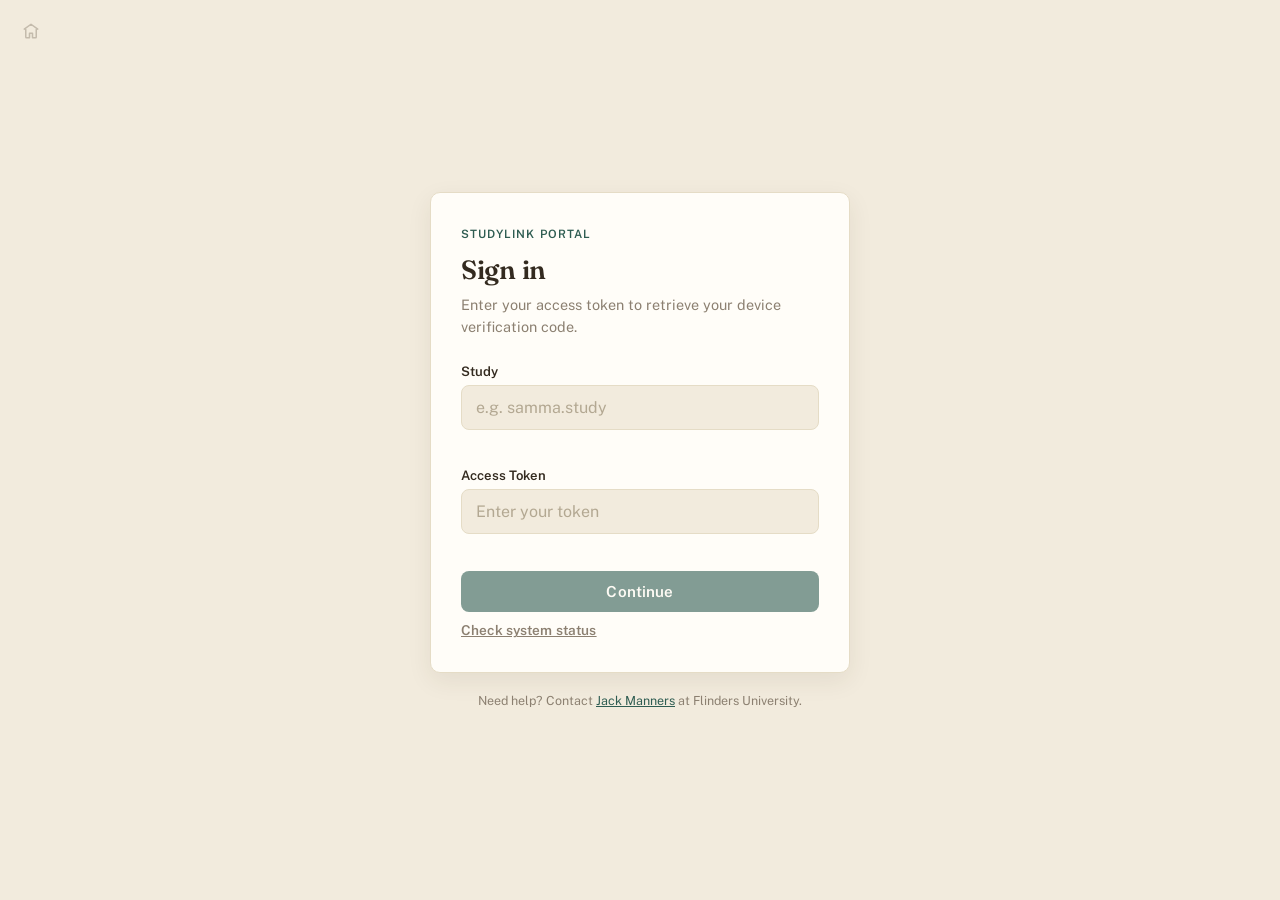
<file: tokens/index.html>
<!DOCTYPE html>
<html lang="en">
<head>
<meta charset="UTF-8" />
<meta name="viewport" content="width=device-width, initial-scale=1.0" />
<title>StudyLink Portal</title>
<link rel="icon" type="image/svg+xml" href="favicon.svg">
<link rel="manifest" href="manifest.json">
<meta name="theme-color" content="#2f5d52">
<link rel="apple-touch-icon" href="icons/apple-touch-icon.png">
<meta name="apple-mobile-web-app-capable" content="yes">
<meta name="apple-mobile-web-app-status-bar-style" content="default">
<meta name="apple-mobile-web-app-title" content="StudyLink">
<link rel="preconnect" href="https://fonts.googleapis.com">
<link rel="preconnect" href="https://fonts.gstatic.com" crossorigin>
<link href="https://fonts.googleapis.com/css2?family=Fraunces:opsz,wght@9..144,500;9..144,600&family=Public+Sans:wght@400;500;600;700&display=swap" rel="stylesheet">
<style>
  :root {
    --bg: #f2ebdd;
    --card-bg: #fffdf8;
    --text: #332a1f;
    --muted: #8c8071;
    --primary: #2f5d52;
    --primary-dark: #21453c;
    --success: #4d7c5f;
    --error: #b0503a;
    --border: #e5dcc6;
    --radius: 10px;
    --font-display: 'Fraunces', Georgia, 'Times New Roman', serif;
    --font-body: 'Public Sans', -apple-system, BlinkMacSystemFont, "Segoe UI", sans-serif;
  }
  * { box-sizing: border-box; }
  body {
    margin: 0;
    min-height: 100vh;
    display: flex;
    flex-direction: column;
    align-items: center;
    justify-content: center;
    gap: 20px;
    background: var(--bg);
    font-family: var(--font-body);
    color: var(--text);
    padding: 20px;
  }
  .card {
    width: 100%;
    max-width: 420px;
    background: var(--card-bg);
    border: 1px solid var(--border);
    border-radius: var(--radius);
    box-shadow: 0 8px 24px rgba(64, 48, 24, 0.08);
    padding: 34px 30px;
  }
  .flip-container {
    width: 100%;
    max-width: 420px;
    perspective: 1400px;
  }
  .flip-inner {
    position: relative;
    width: 100%;
    display: grid;
    transform-style: preserve-3d;
    transition: transform 0.7s cubic-bezier(0.4, 0.15, 0.2, 1);
  }
  .flip-inner.flipped {
    transform: rotateY(180deg);
  }
  .flip-face {
    grid-area: 1 / 1;
    width: 100%;
    align-self: start;
    backface-visibility: hidden;
    -webkit-backface-visibility: hidden;
  }
  .flip-face-back {
    transform: rotateY(180deg);
  }
  .eyebrow {
    font-family: var(--font-body);
    font-size: 0.72rem;
    font-weight: 600;
    letter-spacing: 0.1em;
    text-transform: uppercase;
    color: var(--primary);
    margin: 0 0 12px;
  }
  h1 {
    font-family: var(--font-display);
    font-size: 1.65rem;
    font-weight: 600;
    letter-spacing: -0.01em;
    margin: 0 0 8px;
  }
  p.subtitle {
    margin: 0 0 26px;
    color: var(--muted);
    font-size: 0.9rem;
    line-height: 1.55;
  }
  label {
    display: block;
    font-size: 0.82rem;
    font-weight: 600;
    margin-bottom: 6px;
    color: var(--text);
  }
  input[type="text"],
  input[type="tel"],
  input[type="number"] {
    width: 100%;
    padding: 12px 14px;
    font-size: 1rem;
    font-family: var(--font-body);
    background: var(--bg);
    color: var(--text);
    border: 1px solid var(--border);
    border-radius: 8px;
    margin-bottom: 16px;
    outline: none;
    letter-spacing: 0.02em;
    transition: border-color 0.15s;
  }
  input:focus {
    border-color: var(--primary);
  }
  input::placeholder {
    color: #b3a892;
    letter-spacing: normal;
  }
  button {
    width: 100%;
    padding: 12px 16px;
    font-family: var(--font-body);
    font-size: 0.95rem;
    font-weight: 600;
    letter-spacing: 0.01em;
    border: none;
    border-radius: 8px;
    background: var(--primary);
    color: #fdfaf3;
    cursor: pointer;
    transition: background 0.15s, opacity 0.15s;
    display: flex;
    align-items: center;
    justify-content: center;
    gap: 8px;
  }
  button:hover:not(:disabled) { background: var(--primary-dark); }
  button:disabled { opacity: 0.6; cursor: not-allowed; }
  .hidden { display: none !important; }
  .error-msg {
    color: var(--error);
    font-size: 0.85rem;
    margin: -8px 0 16px;
    min-height: 1em;
  }
  /* Plain spinner — used everywhere except the login button, which gets
     the more elaborate breathing-dots .loader below. */
  .spinner {
    width: 20px;
    height: 20px;
    border: 2.5px solid rgba(0, 0, 0, 0.12);
    border-top-color: var(--primary);
    border-radius: 50%;
    animation: spin 0.7s linear infinite;
  }
  @keyframes spin { to { transform: rotate(360deg); } }

  .loader {
    display: flex;
    align-items: center;
    justify-content: center;
    gap: 7px;
    height: 10px;
  }
  .loader span {
    width: 8px;
    height: 8px;
    border-radius: 50%;
    background: currentColor;
    transform: scale(0.4);
    opacity: 0.4;
  }
  .loader span:nth-child(1) { animation: dot-breathe-0 1.7s ease-in-out infinite; }
  .loader span:nth-child(2) { animation: dot-breathe-1 1.7s ease-in-out infinite; }
  .loader span:nth-child(3) { animation: dot-breathe-2 1.7s ease-in-out infinite; }
  .loader span:nth-child(4) { animation: dot-breathe-3 1.7s ease-in-out infinite; }
  .loader span:nth-child(5) { animation: dot-breathe-4 1.7s ease-in-out infinite; }
  /* Each dot grows on the way left→right, then the rightmost dot shrinks
     first and the leftmost last, so the "lit" region visibly contracts
     right→left — a breathing sweep rather than five dots pulsing in place. */
  @keyframes dot-breathe-0 {
    0% { transform: scale(0.4); opacity: 0.4; }
    10%, 90% { transform: scale(1); opacity: 1; }
    100% { transform: scale(0.4); opacity: 0.4; }
  }
  @keyframes dot-breathe-1 {
    0%, 10% { transform: scale(0.4); opacity: 0.4; }
    20%, 80% { transform: scale(1); opacity: 1; }
    90%, 100% { transform: scale(0.4); opacity: 0.4; }
  }
  @keyframes dot-breathe-2 {
    0%, 20% { transform: scale(0.4); opacity: 0.4; }
    30%, 70% { transform: scale(1); opacity: 1; }
    80%, 100% { transform: scale(0.4); opacity: 0.4; }
  }
  @keyframes dot-breathe-3 {
    0%, 30% { transform: scale(0.4); opacity: 0.4; }
    40%, 60% { transform: scale(1); opacity: 1; }
    70%, 100% { transform: scale(0.4); opacity: 0.4; }
  }
  @keyframes dot-breathe-4 {
    0%, 40% { transform: scale(0.4); opacity: 0.4; }
    50% { transform: scale(1); opacity: 1; }
    60%, 100% { transform: scale(0.4); opacity: 0.4; }
  }

  .participant-badge {
    display: inline-block;
    max-width: 100%;
    background: var(--bg);
    border: 1px solid var(--border);
    color: var(--primary-dark);
    font-weight: 600;
    letter-spacing: 0.01em;
    padding: 4px 12px;
    border-radius: 999px;
    font-size: 0.76rem;
    margin-bottom: 20px;
    overflow-wrap: anywhere;
  }
  .status-line {
    text-align: center;
    color: var(--muted);
    font-size: 0.88rem;
    margin-top: 14px;
    min-height: 1.2em;
  }
  .code-display {
    text-align: center;
    padding: 26px 10px;
    border-radius: 10px;
    background: var(--bg);
    border: 1px solid var(--border);
    margin-top: 18px;
    transition: background 0.3s, border-color 0.3s, padding 0.3s;
  }
  .code-display.pulse {
    animation: pulseIn 0.5s ease;
  }
  @keyframes pulseIn {
    0% { transform: scale(0.96); opacity: 0; }
    100% { transform: scale(1); opacity: 1; }
  }
  .code-value-row {
    display: flex;
    align-items: center;
    justify-content: center;
    gap: 10px;
  }
  .code-value {
    font-family: var(--font-display);
    font-size: 2.5rem;
    font-weight: 600;
    font-variant-numeric: tabular-nums;
    letter-spacing: 0.1em;
    color: var(--primary);
    transition: font-size 0.3s, color 0.3s;
  }
  .copy-btn {
    flex: none;
    width: auto;
    padding: 0;
    display: inline-flex;
    align-items: center;
    justify-content: center;
    background: none;
    border: none;
    color: var(--muted);
    cursor: pointer;
    transition: color 0.15s;
  }
  .copy-btn:hover { background: none; color: var(--primary); }
  .copy-btn svg { width: 16px; height: 16px; display: block; }
  .copy-btn.copied { color: var(--success); }
  .code-value-row .copy-btn svg { width: 20px; height: 20px; }
  /* Only match found, but stale — de-emphasize instead of announcing it
     like a fresh code, since it likely isn't what the participant needs. */
  .code-display.stale {
    padding: 16px 10px;
    background: transparent;
  }
  .code-display.stale .code-value {
    font-size: 1.5rem;
    color: var(--muted);
    letter-spacing: 0.08em;
  }
  .code-age {
    display: none;
    margin-top: 6px;
    font-size: 0.74rem;
    color: var(--muted);
  }
  .code-display.stale .code-age {
    display: block;
  }
  .code-subject {
    margin-top: 8px;
    font-size: 0.8rem;
    color: var(--muted);
    word-break: break-word;
  }
  .logout-link {
    display: block;
    text-align: center;
    margin-top: 18px;
    font-size: 0.85rem;
    color: var(--muted);
    text-decoration: underline;
    cursor: pointer;
    background: none;
    border: none;
    width: auto;
    padding: 0;
  }
  .logout-link:hover { color: var(--text); background: none; }

  .status-icon {
    width: 34px;
    height: 34px;
    border-radius: 50%;
    display: flex;
    align-items: center;
    justify-content: center;
    margin-bottom: 14px;
    background: var(--bg);
  }
  .status-icon.warn {
    background: #f3e0d8;
    color: var(--error);
    font-family: var(--font-display);
    font-weight: 700;
  }

  .health-check-trigger {
    margin-top: 10px;
  }
  .health-check-item {
    padding: 9px 0;
    border-bottom: 1px solid var(--border);
    font-size: 0.85rem;
    display: flex;
    gap: 8px;
    align-items: flex-start;
  }
  .health-check-item:last-child { border-bottom: none; }
  .health-check-mark {
    flex: none;
    width: 18px;
    height: 18px;
    border-radius: 50%;
    display: flex;
    align-items: center;
    justify-content: center;
    font-size: 0.7rem;
    font-weight: 700;
    color: #fff;
  }
  .health-check-mark.ok { background: var(--success); }
  .health-check-mark.fail { background: var(--error); }
  .health-check-detail {
    margin-top: 2px;
    font-size: 0.74rem;
    color: var(--muted);
    word-break: break-word;
  }

  footer {
    text-align: center;
    font-size: 0.78rem;
    color: var(--muted);
    max-width: 420px;
  }
  footer a {
    color: var(--primary);
    text-decoration: underline;
  }
  footer a:hover { color: var(--primary-dark); }

  .scan-qr-btn {
    background: var(--bg);
    color: var(--primary);
    border: 1px solid var(--border);
    margin-bottom: 20px;
  }
  .scan-qr-btn:hover:not(:disabled) { background: var(--border); }
  .scan-qr-btn svg { width: 18px; height: 18px; }

  .qr-overlay {
    position: fixed;
    inset: 0;
    background: #000;
    display: flex;
    flex-direction: column;
    align-items: center;
    justify-content: center;
    gap: 16px;
    z-index: 1000;
  }
  .qr-overlay video {
    position: absolute;
    inset: 0;
    width: 100%;
    height: 100%;
    object-fit: cover;
  }
  .qr-frame {
    position: relative;
    width: min(70vw, 280px);
    height: min(70vw, 280px);
    border: 3px solid #fdfaf3;
    border-radius: 16px;
    box-shadow: 0 0 0 999px rgba(0, 0, 0, 0.45);
  }
  .qr-overlay-msg {
    position: relative;
    color: #fdfaf3;
    font-size: 0.9rem;
    text-align: center;
    padding: 0 20px;
    max-width: 340px;
  }
  .qr-cancel-btn {
    position: relative;
    width: auto;
    padding: 10px 28px;
    background: rgba(255, 255, 255, 0.15);
  }
  .qr-cancel-btn:hover { background: rgba(255, 255, 255, 0.25); }

  .home-link {
    position: fixed;
    top: 14px;
    left: 14px;
    width: 34px;
    height: 34px;
    display: flex;
    align-items: center;
    justify-content: center;
    border-radius: 50%;
    color: var(--muted);
    opacity: 0.45;
    text-decoration: none;
    transition: opacity 0.15s, background 0.15s;
    z-index: 30;
  }
  .home-link:hover { opacity: 1; background: var(--bg); }
  .home-link svg { width: 18px; height: 18px; }
</style>
</head>
<body>

  <a class="home-link" href="../" aria-label="All study apps" title="All study apps">
    <svg viewBox="0 0 24 24" fill="none" stroke="currentColor" stroke-width="2" stroke-linecap="round" stroke-linejoin="round">
      <path d="M3 9.5 12 3l9 6.5"></path>
      <path d="M5 10v10a1 1 0 0 0 1 1h4v-6h4v6h4a1 1 0 0 0 1-1V10"></path>
    </svg>
  </a>

  <!-- Login / code retrieval, as a horizontal flip card -->
  <div class="flip-container" id="flipContainer">
    <div class="flip-inner" id="flipInner">

      <!-- Login screen (front face) -->
      <div class="card flip-face" id="loginCard">
        <p class="eyebrow" id="studyEyebrow">StudyLink Portal</p>
        <h1>Sign in</h1>
        <p class="subtitle">Enter your access token to retrieve your device verification code.</p>

        <button type="button" class="scan-qr-btn" id="scanQrBtn">
          <svg viewBox="0 0 24 24" fill="none" stroke="currentColor" stroke-width="2" stroke-linecap="round" stroke-linejoin="round">
            <path d="M3 7V5a2 2 0 0 1 2-2h2"></path><path d="M17 3h2a2 2 0 0 1 2 2v2"></path>
            <path d="M21 17v2a2 2 0 0 1-2 2h-2"></path><path d="M7 21H5a2 2 0 0 1-2-2v-2"></path>
            <rect x="7" y="7" width="4" height="4"></rect><rect x="13" y="7" width="4" height="4"></rect>
            <rect x="7" y="13" width="4" height="4"></rect><line x1="15" y1="15" x2="15" y2="15.01"></line>
            <line x1="18" y1="13" x2="18" y2="17"></line>
          </svg>
          Scan QR code
        </button>

        <label for="studyBaseInput">Study</label>
        <input type="text" id="studyBaseInput" list="studyBaseList" placeholder="e.g. samma.study" autocomplete="off" />
        <datalist id="studyBaseList"></datalist>
        <div class="error-msg" id="studyBaseError" role="alert"></div>

        <form id="loginForm">
          <label for="patientToken">Access Token</label>
          <input type="text" id="patientToken" placeholder="Enter your token" required autocomplete="off" />
          <div class="error-msg" id="loginError" role="alert"></div>
          <button type="submit" id="loginBtn">
            <span id="loginBtnText">Continue</span>
          </button>
        </form>
        <button type="button" class="logout-link health-check-trigger" id="healthCheckBtn">Check system status</button>
      </div>

      <!-- Back face: code retrieval screen, or system-status panel -->
      <div class="card flip-face flip-face-back" id="backFace">
        <div id="codeCard">
          <div class="participant-badge" id="participantBadge"></div>
          <h1 id="codeHeading">Looking for your code</h1>
          <p class="subtitle">We're watching your device's inbox — this updates automatically.</p>

          <button id="fetchBtn">Waiting for code…</button>
          <div class="status-line" id="statusLine" aria-live="polite"></div>

          <div class="code-display hidden" id="codeDisplay">
            <div class="code-value-row">
              <div class="code-value" id="codeValue"></div>
              <button type="button" class="copy-btn" id="copyPrimaryBtn" aria-label="Copy code"></button>
            </div>
            <div class="code-subject" id="codeSubject"></div>
            <div class="code-age" id="codeAge"></div>
          </div>

          <button type="button" class="logout-link" id="logoutBtn">Sign out</button>
        </div>

        <div id="healthCard" class="hidden">
          <p class="eyebrow">StudyLink Portal</p>
          <h1>System status</h1>
          <p class="subtitle">Checks the backend's config, REDCap connectivity, and Gmail access.</p>
          <div id="healthResults" aria-live="polite"></div>
          <button type="button" class="logout-link health-check-trigger" id="healthBackBtn">Back to sign in</button>
        </div>
      </div>

    </div>
  </div>

  <footer>
    Need help? Contact <a href="mailto:jack.manners@flinders.edu.au">Jack Manners</a> at Flinders University.
  </footer>

  <!-- Camera overlay for in-app QR scanning -->
  <div class="qr-overlay hidden" id="qrOverlay">
    <video id="qrVideo" autoplay playsinline muted></video>
    <div class="qr-frame"></div>
    <p class="qr-overlay-msg" id="qrOverlayMsg">Point your camera at the QR code.</p>
    <button type="button" class="qr-cancel-btn" id="qrCancelBtn">Cancel</button>
  </div>

<script src="config.js"></script>
<script>
  // ── Configuration ────────────────────────────────────────────────────
  // This site talks to one Apps Script deployment. Which study a visitor
  // hits is picked by a `?base=value` query param — the backend resolves
  // everything else (REDCap config, display name, dedicated vs forwarded)
  // from its own Script Properties. See backend/Code.gs. APPS_SCRIPT_URL
  // itself lives in config.js, shared with admin.html.

  if ('serviceWorker' in navigator) {
    window.addEventListener('load', () => navigator.serviceWorker.register('sw.js'));
  }

  let STUDY_NAME = null;
  let STUDY_BASE = null;

  const POLL_INTERVAL_MS = 5000;
  const MAX_POLL_ATTEMPTS = 24; // 24 * 5s = 120s
  const AUTO_RECHECK_MS = 30000; // re-run the fetch cycle this often while idle

  // ── State ────────────────────────────────────────────────────────────
  let currentToken = null;
  let pollTimer = null;
  let pollAttempts = 0;
  let autoRecheckTimer = null;

  const flipContainer = document.getElementById('flipContainer');
  const flipInner = document.getElementById('flipInner');

  const loginForm = document.getElementById('loginForm');
  const loginBtn = document.getElementById('loginBtn');
  const loginBtnText = document.getElementById('loginBtnText');
  const loginError = document.getElementById('loginError');

  const participantBadge = document.getElementById('participantBadge');
  const fetchBtn = document.getElementById('fetchBtn');
  const statusLine = document.getElementById('statusLine');
  const codeDisplay = document.getElementById('codeDisplay');
  const codeValue = document.getElementById('codeValue');
  const copyPrimaryBtn = document.getElementById('copyPrimaryBtn');
  const codeSubject = document.getElementById('codeSubject');
  const codeAge = document.getElementById('codeAge');
  const logoutBtn = document.getElementById('logoutBtn');

  const studyBaseInput = document.getElementById('studyBaseInput');
  const studyBaseList = document.getElementById('studyBaseList');
  const studyBaseError = document.getElementById('studyBaseError');
  const patientTokenInput = document.getElementById('patientToken');

  // ── Study resolution ─────────────────────────────────────────────────
  // A ?base= link param is the normal path. But an installed PWA opens at
  // a bare start_url with no query string, so we also remember the last
  // resolved study (and a short history of others) in localStorage and
  // let the participant type/pick one directly above the token field.
  const LAST_BASE_KEY = 'studylink_last_base';
  const RECENT_STUDIES_KEY = 'studylink_recent_studies';
  const MAX_RECENT_STUDIES = 6;
  // Remembered per study so the token survives a reopen — iOS in
  // particular can clear a PWA's localStorage after enough inactivity, so
  // this is a convenience, not a guarantee; falling back to re-entering
  // the token (or rescanning the QR code) always still works.
  const TOKEN_KEY_PREFIX = 'studylink_token_';

  populateStudyDatalist();
  initStudy();

  function getRecentStudies() {
    try {
      const raw = localStorage.getItem(RECENT_STUDIES_KEY);
      const list = raw ? JSON.parse(raw) : [];
      return Array.isArray(list) ? list : [];
    } catch (err) {
      return [];
    }
  }

  function rememberStudy(base, name) {
    const list = getRecentStudies().filter((s) => s.base !== base);
    list.unshift({ base: base, name: name });
    localStorage.setItem(RECENT_STUDIES_KEY, JSON.stringify(list.slice(0, MAX_RECENT_STUDIES)));
    localStorage.setItem(LAST_BASE_KEY, base);
    populateStudyDatalist();
  }

  function populateStudyDatalist() {
    studyBaseList.innerHTML = getRecentStudies()
      .map((s) => '<option value="' + escapeHtml(s.base) + '">' + escapeHtml(s.name) + '</option>')
      .join('');
  }

  async function initStudy() {
    const urlBase = new URLSearchParams(window.location.search).get('base');
    const base = urlBase || localStorage.getItem(LAST_BASE_KEY) || '';
    studyBaseInput.value = base;

    if (!base) {
      setStudyResolved(false);
      return;
    }

    await resolveStudy(base);

    const prefillToken = new URLSearchParams(window.location.search).get('token');
    if (prefillToken) {
      patientTokenInput.value = prefillToken;
      // A full link (base + token) means the participant doesn't need to
      // see or touch the login form at all — sign them in immediately.
      if (!patientTokenInput.disabled) {
        performLogin(prefillToken);
      }
    }
  }

  async function resolveStudy(base) {
    STUDY_BASE = base;
    studyBaseError.textContent = '';

    let result;
    try {
      result = await callBackend('studyInfo', {});
    } catch (err) {
      studyBaseError.textContent = 'Could not reach the server. Please check your connection.';
      setStudyResolved(false);
      return;
    }

    if (!result.success) {
      studyBaseError.textContent = 'Unknown study. Please check the identifier your research team provided.';
      setStudyResolved(false);
      return;
    }

    STUDY_NAME = result.name || 'StudyLink Portal';
    document.title = STUDY_NAME;
    document.getElementById('studyEyebrow').textContent = STUDY_NAME;
    rememberStudy(base, STUDY_NAME);
    setStudyResolved(true);

    if (!patientTokenInput.value) {
      const rememberedToken = localStorage.getItem(TOKEN_KEY_PREFIX + base);
      if (rememberedToken) {
        patientTokenInput.value = rememberedToken;
      }
    }
  }

  function setStudyResolved(resolved) {
    patientTokenInput.disabled = !resolved;
    loginBtn.disabled = !resolved;
    if (!resolved) {
      document.getElementById('studyEyebrow').textContent = 'StudyLink Portal';
      document.title = 'StudyLink Portal';
    }
  }

  studyBaseInput.addEventListener('change', () => {
    const base = studyBaseInput.value.trim();
    if (base && base !== STUDY_BASE) {
      resolveStudy(base);
    } else if (!base) {
      setStudyResolved(false);
    }
  });

  // ── QR scanning ──────────────────────────────────────────────────────
  // Reads the participant's link (?base=&token=) straight out of a QR
  // code's own decoded text, without navigating — works the same whether
  // this is running as an installed PWA or a plain browser tab, since
  // scanning with the OS camera app can't be relied on to reopen the PWA.
  const scanQrBtn = document.getElementById('scanQrBtn');
  const qrOverlay = document.getElementById('qrOverlay');
  const qrVideo = document.getElementById('qrVideo');
  const qrOverlayMsg = document.getElementById('qrOverlayMsg');
  const qrCancelBtn = document.getElementById('qrCancelBtn');

  let qrStream = null;
  let qrScanning = false;

  if (!('BarcodeDetector' in window)) {
    scanQrBtn.classList.add('hidden');
  }

  scanQrBtn.addEventListener('click', startQrScan);
  qrCancelBtn.addEventListener('click', stopQrScan);

  async function startQrScan() {
    qrOverlayMsg.textContent = 'Point your camera at the QR code.';
    qrOverlay.classList.remove('hidden');

    try {
      qrStream = await navigator.mediaDevices.getUserMedia({ video: { facingMode: 'environment' } });
    } catch (err) {
      qrOverlayMsg.textContent = 'Could not access the camera. Please allow camera access and try again.';
      return;
    }

    qrVideo.srcObject = qrStream;
    await qrVideo.play();

    const detector = new BarcodeDetector({ formats: ['qr_code'] });
    qrScanning = true;
    scanQrFrame(detector);
  }

  async function scanQrFrame(detector) {
    if (!qrScanning) return;
    try {
      const codes = await detector.detect(qrVideo);
      if (codes.length > 0) {
        handleQrResult(codes[0].rawValue);
        return;
      }
    } catch (err) {
      // Transient decode errors (e.g. a frame mid-focus-change) are ignored.
    }
    requestAnimationFrame(() => scanQrFrame(detector));
  }

  function stopQrScan() {
    qrScanning = false;
    if (qrStream) {
      qrStream.getTracks().forEach((track) => track.stop());
      qrStream = null;
    }
    qrVideo.srcObject = null;
    qrOverlay.classList.add('hidden');
  }

  async function handleQrResult(rawValue) {
    let url;
    try {
      url = new URL(rawValue);
    } catch (err) {
      qrOverlayMsg.textContent = 'That QR code doesn\'t contain a valid link. Please try again.';
      return;
    }

    const base = url.searchParams.get('base');
    const token = url.searchParams.get('token');
    stopQrScan();

    if (!base) {
      studyBaseError.textContent = 'That QR code is missing a study identifier.';
      return;
    }

    studyBaseInput.value = base;
    await resolveStudy(base);
    if (token) {
      patientTokenInput.value = token;
      if (!patientTokenInput.disabled) {
        performLogin(token);
      }
    }
  }

  // Sending as text/plain avoids a CORS preflight against the Apps Script
  // endpoint (which cannot answer OPTIONS). The body is still JSON.
  // `base` is always included so a shared hub deployment (serving
  // multiple forwarded-mail studies from one Apps Script) knows which
  // study's config to use — a dedicated single-study deployment just
  // ignores it.
  async function callBackend(action, extra) {
    const response = await fetch(APPS_SCRIPT_URL, {
      method: 'POST',
      headers: { 'Content-Type': 'text/plain;charset=utf-8' },
      body: JSON.stringify(Object.assign({ action: action, base: STUDY_BASE }, extra))
    });
    if (!response.ok) {
      throw new Error('Network error (' + response.status + ')');
    }
    return response.json();
  }

  // ── Login ────────────────────────────────────────────────────────────
  loginForm.addEventListener('submit', (e) => {
    e.preventDefault();
    const token = patientTokenInput.value.trim();
    if (token) performLogin(token);
  });

  // Shared by a manual "Continue" press, a full link's prefilled token,
  // and a scanned QR code — all three just mean "log in with this token."
  async function performLogin(token) {
    loginError.textContent = '';
    setLoginLoading(true);

    try {
      const result = await callBackend('verify', { token: token });
      if (result.success) {
        currentToken = token;
        localStorage.setItem(TOKEN_KEY_PREFIX + STUDY_BASE, token);
        showCodeScreen(result.address);
      } else {
        loginError.textContent = result.error || 'Verification failed.';
      }
    } catch (err) {
      loginError.textContent = 'Could not reach the server. Please try again.';
    } finally {
      setLoginLoading(false);
    }
  }

  function setLoginLoading(isLoading) {
    loginBtn.disabled = isLoading;
    loginBtnText.textContent = isLoading ? '' : 'Continue';
    if (isLoading) {
      loginBtn.innerHTML = '<span class="loader"><span></span><span></span><span></span><span></span><span></span></span>';
    } else {
      loginBtn.innerHTML = '<span id="loginBtnText">Continue</span>';
    }
  }

  function showCodeScreen(address) {
    participantBadge.textContent = address || 'Signed in';
    flipInner.classList.add('flipped');
    startPolling();
  }

  logoutBtn.addEventListener('click', () => {
    resetCodeScreen();
    clearAutoRecheck();
    currentToken = null;
    localStorage.removeItem(TOKEN_KEY_PREFIX + STUDY_BASE);
    document.getElementById('patientToken').value = '';
    flipInner.classList.remove('flipped');
  });

  // ── Code fetch + polling ─────────────────────────────────────────────
  fetchBtn.addEventListener('click', startPolling);

  function resetCodeScreen() {
    stopPolling();
    fetchBtn.disabled = false;
    fetchBtn.textContent = 'Fetch Device Code';
    statusLine.textContent = '';
    codeDisplay.classList.add('hidden');
    codeDisplay.classList.remove('pulse');
    codeDisplay.classList.remove('stale');
    codeAge.textContent = '';
  }

  function startPolling() {
    // Every call to startPolling — manual click, initial login, or an
    // auto-recheck firing — resets the 30s auto-recheck clock from here.
    scheduleAutoRecheck();
    pollAttempts = 0;
    fetchBtn.disabled = true;
    codeDisplay.classList.add('hidden');
    fetchBtn.textContent = 'Waiting for code...';
    pollOnce();
    pollTimer = setInterval(pollOnce, POLL_INTERVAL_MS);
  }

  function stopPolling() {
    if (pollTimer) {
      clearInterval(pollTimer);
      pollTimer = null;
    }
  }

  // Re-runs the same check as a manual "Fetch Device Code" press, every
  // AUTO_RECHECK_MS, as long as this screen stays open. Skips a tick if a
  // fetch cycle is still actively running (pollTimer set) rather than
  // interrupting it. Resets (not just continues) on every startPolling()
  // call, so a manual press pushes the next auto-recheck 30s further out.
  function scheduleAutoRecheck() {
    if (autoRecheckTimer) clearInterval(autoRecheckTimer);
    autoRecheckTimer = setInterval(() => {
      if (!pollTimer) startPolling();
    }, AUTO_RECHECK_MS);
  }

  function clearAutoRecheck() {
    if (autoRecheckTimer) {
      clearInterval(autoRecheckTimer);
      autoRecheckTimer = null;
    }
  }

  async function pollOnce() {
    pollAttempts++;
    const secondsLeft = Math.max(0, (MAX_POLL_ATTEMPTS - pollAttempts) * (POLL_INTERVAL_MS / 1000));
    statusLine.textContent = 'Checking for code... (' + secondsLeft + 's remaining)';

    try {
      const result = await callBackend('fetchCode', { token: currentToken });
      if (result.found && result.code) {
        stopPolling();
        showCode(result);
        return;
      }
      if (result.error) {
        stopPolling();
        statusLine.textContent = result.error;
        fetchBtn.disabled = false;
        fetchBtn.textContent = 'Fetch Device Code';
        return;
      }
    } catch (err) {
      // Transient network errors are ignored; polling continues until timeout.
    }

    if (pollAttempts >= MAX_POLL_ATTEMPTS) {
      stopPolling();
      statusLine.textContent = 'No code received within 2 minutes. Please try again.';
      fetchBtn.disabled = false;
      fetchBtn.textContent = 'Fetch Device Code';
    }
  }

  // Known device-vendor senders, matched against the email subject and
  // From address. Add more as new providers come on board.
  const STALE_THRESHOLD_MINUTES = 10;
  const VENDOR_MATCHERS = [
    { label: 'Withings', pattern: /withings/i },
    { label: 'OSA Guide', pattern: /osa[\s-]?guide/i }
  ];

  function vendorLabel(subject, from) {
    const haystack = (subject || '') + ' ' + (from || '');
    const match = VENDOR_MATCHERS.find((v) => v.pattern.test(haystack));
    return match ? match.label : '';
  }

  // Only the single most recent matching code is shown.
  function showCode(result) {
    fetchBtn.disabled = false;
    fetchBtn.textContent = 'Fetch Device Code';
    statusLine.textContent = 'Code received.';
    codeValue.textContent = result.code;
    copyPrimaryBtn.dataset.code = result.code;
    codeSubject.textContent = vendorLabel(result.subject, result.from);

    const ageMinutes = (Date.now() - new Date(result.receivedAt).getTime()) / 60000;
    const stale = ageMinutes >= STALE_THRESHOLD_MINUTES;
    codeAge.textContent = stale ? 'Received ' + relativeTime(result.receivedAt) : '';
    codeDisplay.classList.toggle('stale', stale);

    codeDisplay.classList.remove('hidden');
    codeDisplay.classList.add('pulse');
  }

  // ── Copy to clipboard ────────────────────────────────────────────────
  const COPY_ICON_SVG = '<svg viewBox="0 0 24 24" fill="none" stroke="currentColor" stroke-width="2" ' +
    'stroke-linecap="round" stroke-linejoin="round"><rect x="9" y="9" width="13" height="13" rx="2"></rect>' +
    '<path d="M5 15H4a2 2 0 0 1-2-2V4a2 2 0 0 1 2-2h9a2 2 0 0 1 2 2v1"></path></svg>';
  const CHECK_ICON_SVG = '<svg viewBox="0 0 24 24" fill="none" stroke="currentColor" stroke-width="2.5" ' +
    'stroke-linecap="round" stroke-linejoin="round"><polyline points="20 6 9 17 4 12"></polyline></svg>';

  copyPrimaryBtn.innerHTML = COPY_ICON_SVG;
  copyPrimaryBtn.addEventListener('click', () => copyCode(copyPrimaryBtn, copyPrimaryBtn.dataset.code));

  async function copyCode(button, code) {
    if (!code) return;
    try {
      await navigator.clipboard.writeText(code);
    } catch (err) {
      // Clipboard API needs a secure context/permission; fall back to a
      // hidden textarea + execCommand for older or restricted browsers.
      const textarea = document.createElement('textarea');
      textarea.value = code;
      textarea.style.position = 'fixed';
      textarea.style.opacity = '0';
      document.body.appendChild(textarea);
      textarea.select();
      try { document.execCommand('copy'); } catch (err2) { /* give up quietly */ }
      document.body.removeChild(textarea);
    }
    const original = button.innerHTML;
    button.innerHTML = CHECK_ICON_SVG;
    button.classList.add('copied');
    setTimeout(() => {
      button.innerHTML = original;
      button.classList.remove('copied');
    }, 1500);
  }

  function relativeTime(isoString) {
    const minutes = Math.max(0, Math.round((Date.now() - new Date(isoString).getTime()) / 60000));
    if (minutes < 1) return 'just now';
    if (minutes === 1) return '1 min ago';
    if (minutes < 60) return minutes + ' min ago';
    const hours = Math.round(minutes / 60);
    return hours === 1 ? '1 hr ago' : hours + ' hrs ago';
  }

  function escapeHtml(str) {
    const div = document.createElement('div');
    div.textContent = str;
    return div.innerHTML;
  }

  // ── System status (health check) ─────────────────────────────────────
  const healthCheckBtn = document.getElementById('healthCheckBtn');
  const healthBackBtn = document.getElementById('healthBackBtn');
  const healthCard = document.getElementById('healthCard');
  const healthResults = document.getElementById('healthResults');
  const codeCardPanel = document.getElementById('codeCard');

  healthCheckBtn.addEventListener('click', async () => {
    codeCardPanel.classList.add('hidden');
    healthCard.classList.remove('hidden');
    healthResults.innerHTML = '<span class="spinner"></span>';
    flipInner.classList.add('flipped');

    try {
      const result = await callBackend('healthCheck', {});
      renderHealthResults(result.checks || []);
    } catch (err) {
      healthResults.innerHTML = '<p class="subtitle">Could not reach the server.</p>';
    }
  });

  healthBackBtn.addEventListener('click', () => {
    flipInner.classList.remove('flipped');
    healthCard.classList.add('hidden');
    codeCardPanel.classList.remove('hidden');
  });

  function renderHealthResults(checks) {
    if (checks.length === 0) {
      healthResults.innerHTML = '<p class="subtitle">No results returned.</p>';
      return;
    }
    healthResults.innerHTML = checks.map((c) => {
      const mark = c.ok ? '<span class="health-check-mark ok">✓</span>' : '<span class="health-check-mark fail">✕</span>';
      const detail = c.detail ? '<div class="health-check-detail">' + escapeHtml(c.detail) + '</div>' : '';
      return '<div class="health-check-item">' + mark +
        '<div><div>' + escapeHtml(c.label) + '</div>' + detail + '</div></div>';
    }).join('');
  }
</script>
</body>
</html>
</file>
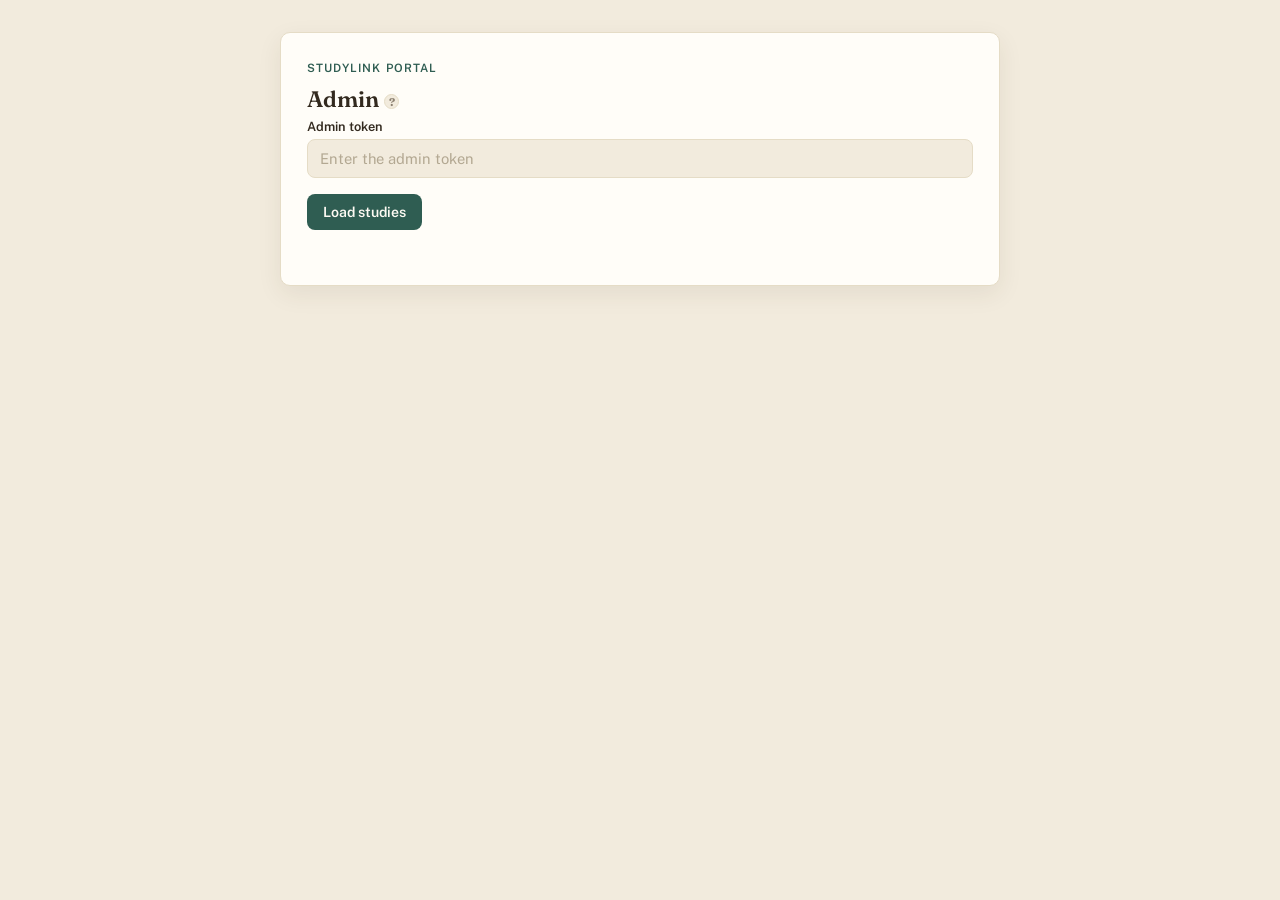
<file: admin.html>
<!DOCTYPE html>
<html lang="en">
<head>
<meta charset="UTF-8" />
<meta name="viewport" content="width=device-width, initial-scale=1.0" />
<title>StudyLink Admin</title>
<meta name="robots" content="noindex, nofollow" />
<link rel="icon" type="image/svg+xml" href="favicon.svg">
<link rel="preconnect" href="https://fonts.googleapis.com">
<link rel="preconnect" href="https://fonts.gstatic.com" crossorigin>
<link href="https://fonts.googleapis.com/css2?family=Fraunces:opsz,wght@9..144,500;9..144,600&family=Public+Sans:wght@400;500;600;700&display=swap" rel="stylesheet">
<style>
  :root {
    --bg: #f2ebdd;
    --card-bg: #fffdf8;
    --text: #332a1f;
    --muted: #8c8071;
    --primary: #2f5d52;
    --primary-dark: #21453c;
    --success: #4d7c5f;
    --error: #b0503a;
    --border: #e5dcc6;
    --radius: 10px;
    --font-display: 'Fraunces', Georgia, 'Times New Roman', serif;
    --font-body: 'Public Sans', -apple-system, BlinkMacSystemFont, "Segoe UI", sans-serif;
  }
  * { box-sizing: border-box; }
  body {
    margin: 0;
    min-height: 100vh;
    background: var(--bg);
    font-family: var(--font-body);
    color: var(--text);
    padding: 32px 20px 80px;
  }
  .wrap { max-width: 720px; margin: 0 auto; display: flex; flex-direction: column; gap: 20px; }
  .card {
    background: var(--card-bg);
    border: 1px solid var(--border);
    border-radius: var(--radius);
    box-shadow: 0 8px 24px rgba(64, 48, 24, 0.08);
    padding: 28px 26px;
  }
  .eyebrow {
    font-size: 0.72rem;
    font-weight: 600;
    letter-spacing: 0.1em;
    text-transform: uppercase;
    color: var(--primary);
    margin: 0 0 10px;
  }
  h1 {
    font-family: var(--font-display);
    font-size: 1.4rem;
    font-weight: 600;
    margin: 0 0 6px;
  }
  h2 {
    font-family: var(--font-display);
    font-size: 1.1rem;
    font-weight: 600;
    margin: 0 0 14px;
  }
  p.subtitle { margin: 0 0 20px; color: var(--muted); font-size: 0.88rem; line-height: 1.5; }
  .help-icon {
    display: inline-flex;
    align-items: center;
    justify-content: center;
    width: 15px;
    height: 15px;
    border-radius: 50%;
    background: var(--bg);
    border: 1px solid var(--border);
    color: var(--muted);
    font-size: 0.68rem;
    font-weight: 700;
    cursor: help;
    margin-left: 5px;
    vertical-align: middle;
  }
  label .help-icon { margin-left: 4px; }
  label { display: block; font-size: 0.8rem; font-weight: 600; margin-bottom: 5px; margin-top: 14px; }
  label:first-of-type { margin-top: 0; }
  input[type="text"], input[type="password"], input[type="url"], select {
    width: 100%;
    padding: 10px 12px;
    font-size: 0.92rem;
    font-family: var(--font-body);
    background: var(--bg);
    color: var(--text);
    border: 1px solid var(--border);
    border-radius: 8px;
    outline: none;
  }
  input:focus, select:focus { border-color: var(--primary); }
  input::placeholder { color: #b3a892; }
  .checkbox-row { display: flex; align-items: center; gap: 8px; margin-top: 14px; }
  .checkbox-row input { width: auto; }
  .checkbox-row label { margin: 0; }
  .hint { font-size: 0.74rem; color: var(--muted); margin-top: 4px; }
  .hidden { display: none !important; }
  button {
    font-family: var(--font-body);
    font-size: 0.88rem;
    font-weight: 600;
    padding: 10px 16px;
    border: none;
    border-radius: 8px;
    background: var(--primary);
    color: #fdfaf3;
    cursor: pointer;
  }
  button:hover:not(:disabled) { background: var(--primary-dark); }
  button:disabled { opacity: 0.55; cursor: not-allowed; }
  button.secondary { background: var(--bg); color: var(--text); border: 1px solid var(--border); }
  button.secondary:hover:not(:disabled) { background: #eae2d2; }
  button.danger { background: var(--card-bg); color: var(--error); border: 1px solid var(--error); }
  button.danger:hover:not(:disabled) { background: #fbeee9; }
  .row { display: flex; gap: 10px; flex-wrap: wrap; margin-top: 16px; }
  .status-msg { font-size: 0.85rem; margin-top: 12px; min-height: 1.1em; }
  .status-msg.error { color: var(--error); }
  .status-msg.success { color: var(--success); }
  .spinner {
    width: 16px; height: 16px;
    border: 2px solid rgba(0,0,0,0.12);
    border-top-color: var(--primary);
    border-radius: 50%;
    animation: spin 0.7s linear infinite;
    display: inline-block;
  }
  @keyframes spin { to { transform: rotate(360deg); } }
  table { width: 100%; border-collapse: collapse; font-size: 0.85rem; margin-top: 4px; }
  th, td { text-align: left; padding: 8px 6px; border-bottom: 1px solid var(--border); vertical-align: top; }
  th { font-size: 0.72rem; text-transform: uppercase; letter-spacing: 0.04em; color: var(--muted); }
  td.actions { white-space: nowrap; text-align: right; }
  td.actions button { padding: 5px 10px; font-size: 0.78rem; margin-left: 6px; }
  .pill {
    display: inline-block; font-size: 0.7rem; font-weight: 600; padding: 2px 8px;
    border-radius: 999px; background: var(--bg); border: 1px solid var(--border);
  }
  code { background: var(--bg); padding: 1px 5px; border-radius: 4px; font-size: 0.85em; }
</style>
</head>
<body>
  <div class="wrap">

    <div class="card">
      <p class="eyebrow">StudyLink Portal</p>
      <h1>Admin<span class="help-icon" title="Requires this deployment's admin token, set once via setAdminToken() in Code.gs (or the ADMIN_TOKEN Script Property directly). This page is public, but nothing works without the correct token, and it's never echoed back once stored.">?</span></h1>

      <label for="adminToken">Admin token</label>
      <input type="password" id="adminToken" placeholder="Enter the admin token" autocomplete="off" />

      <div class="row">
        <button type="button" id="loadBtn">Load studies</button>
      </div>
      <div class="status-msg" id="connectStatus" aria-live="polite"></div>
    </div>

    <div class="card hidden" id="studiesCard">
      <h2>Registered studies</h2>
      <div id="studiesTableWrap"></div>
    </div>

    <div class="card hidden" id="formCard">
      <h2 id="formHeading">Register a study</h2>

      <label for="fBase">base<span class="help-icon" title="Used in the participant link (?base=). For a dedicated study, must exactly match this deployment's own Gmail username.">?</span></label>
      <input type="text" id="fBase" placeholder="e.g. samma.study" autocomplete="off" />

      <label for="fName">Display name</label>
      <input type="text" id="fName" placeholder="e.g. SAMMA Study" autocomplete="off" />

      <div class="checkbox-row">
        <input type="checkbox" id="fForwarded" />
        <label for="fForwarded">Forwarded<span class="help-icon" title="Mail relayed in from another researcher's own Gmail, rather than this deployment's own inbox.">?</span></label>
      </div>

      <div id="baseEmailGroup" class="hidden">
        <label for="fBaseEmail">Researcher's own Gmail address</label>
        <input type="text" id="fBaseEmail" placeholder="their-study-inbox@gmail.com" autocomplete="off" />
      </div>

      <label for="fRedcapUrl">REDCap API URL</label>
      <input type="text" id="fRedcapUrl" placeholder="https://your-redcap-instance.org/api/" autocomplete="off" />

      <label for="fRedcapToken">REDCap API token</label>
      <input type="password" id="fRedcapToken" placeholder="Leave blank to keep existing (when editing)" autocomplete="new-password" />

      <details style="margin-top:16px;">
        <summary style="cursor:pointer; font-size:0.85rem; font-weight:600;">Advanced (REDCap field name overrides)</summary>
        <label for="fAccessField">Access token field</label>
        <input type="text" id="fAccessField" placeholder="patient_token (default)" autocomplete="off" />
        <label for="fForwardingField">Forwarding status field</label>
        <input type="text" id="fForwardingField" placeholder="forwarding_status (default)" autocomplete="off" />
        <label for="fDeviceField">Device email field</label>
        <input type="text" id="fDeviceField" placeholder="device_email (default)" autocomplete="off" />
      </details>

      <div class="row">
        <button type="button" id="saveBtn">Save study</button>
        <button type="button" class="secondary" id="cancelEditBtn">Cancel edit</button>
      </div>
      <div class="status-msg" id="formStatus" aria-live="polite"></div>
    </div>

  </div>

<script>
  // Same deployment index.html talks to — keep these in sync if this
  // site is ever pointed at a different Apps Script project.
  const APPS_SCRIPT_URL = 'https://script.google.com/macros/s/AKfycbwiiGSyvZVQu3YsOCex7F7COPdEGtF26VEbgBn6jhNqsBMx2fxoNR5owNkuV1xASe0FwQ/exec';

  const adminTokenInput = document.getElementById('adminToken');
  const loadBtn = document.getElementById('loadBtn');
  const connectStatus = document.getElementById('connectStatus');

  const studiesCard = document.getElementById('studiesCard');
  const studiesTableWrap = document.getElementById('studiesTableWrap');

  const formCard = document.getElementById('formCard');
  const formHeading = document.getElementById('formHeading');
  const formStatus = document.getElementById('formStatus');
  const fBase = document.getElementById('fBase');
  const fName = document.getElementById('fName');
  const fForwarded = document.getElementById('fForwarded');
  const baseEmailGroup = document.getElementById('baseEmailGroup');
  const fBaseEmail = document.getElementById('fBaseEmail');
  const fRedcapUrl = document.getElementById('fRedcapUrl');
  const fRedcapToken = document.getElementById('fRedcapToken');
  const fAccessField = document.getElementById('fAccessField');
  const fForwardingField = document.getElementById('fForwardingField');
  const fDeviceField = document.getElementById('fDeviceField');
  const saveBtn = document.getElementById('saveBtn');
  const cancelEditBtn = document.getElementById('cancelEditBtn');

  let editingBase = null; // non-null while editing an existing study

  // Convenience only, stored in this browser's own localStorage.
  adminTokenInput.value = localStorage.getItem('studylink_admin_token') || '';

  fForwarded.addEventListener('change', () => {
    baseEmailGroup.classList.toggle('hidden', !fForwarded.checked);
  });

  async function callAdmin(action, extra) {
    const response = await fetch(APPS_SCRIPT_URL, {
      method: 'POST',
      headers: { 'Content-Type': 'text/plain;charset=utf-8' },
      body: JSON.stringify(Object.assign({ action: action, adminToken: adminTokenInput.value }, extra))
    });
    if (!response.ok) throw new Error('Network error (' + response.status + ')');
    return response.json();
  }

  loadBtn.addEventListener('click', async () => {
    connectStatus.textContent = '';
    connectStatus.className = 'status-msg';
    loadBtn.disabled = true;
    loadBtn.innerHTML = '<span class="spinner"></span>';

    localStorage.setItem('studylink_admin_token', adminTokenInput.value);

    try {
      const result = await callAdmin('adminListStudies', {});
      if (!result.success) {
        connectStatus.textContent = result.error || 'Could not load studies.';
        connectStatus.className = 'status-msg error';
        studiesCard.classList.add('hidden');
        formCard.classList.add('hidden');
        return;
      }
      renderStudies(result.studies || []);
      studiesCard.classList.remove('hidden');
      formCard.classList.remove('hidden');
      connectStatus.textContent = 'Connected.';
      connectStatus.className = 'status-msg success';
    } catch (err) {
      connectStatus.textContent = 'Could not reach the server: ' + err.message;
      connectStatus.className = 'status-msg error';
    } finally {
      loadBtn.disabled = false;
      loadBtn.textContent = 'Load studies';
    }
  });

  function renderStudies(studies) {
    if (studies.length === 0) {
      studiesTableWrap.innerHTML = '<p class="hint">No studies registered on this deployment yet.</p>';
      return;
    }
    const rows = studies.map((s) => {
      const kind = s.forwarded
        ? '<span class="pill">forwarded</span>'
        : '<span class="pill">dedicated</span>';
      const redcapOk = s.hasRedcapUrl && s.hasRedcapToken;
      return '<tr>' +
        '<td>' + escapeHtml(s.base) + '<div class="hint">' + escapeHtml(s.name || '') + '</div></td>' +
        '<td>' + kind + '</td>' +
        '<td>' + (redcapOk ? 'OK' : '<span style="color:var(--error)">incomplete</span>') + '</td>' +
        '<td class="actions">' +
          '<button type="button" class="secondary" data-edit="' + escapeHtml(s.base) + '">Edit</button>' +
          '<button type="button" class="danger" data-remove="' + escapeHtml(s.base) + '">Remove</button>' +
        '</td>' +
      '</tr>';
    }).join('');
    studiesTableWrap.innerHTML = '<table><thead><tr><th>base</th><th>kind</th><th>REDCap</th><th></th></tr></thead><tbody>' + rows + '</tbody></table>';

    studiesTableWrap.querySelectorAll('[data-edit]').forEach((btn) => {
      btn.addEventListener('click', () => startEdit(studies.find((s) => s.base === btn.dataset.edit)));
    });
    studiesTableWrap.querySelectorAll('[data-remove]').forEach((btn) => {
      btn.addEventListener('click', () => removeStudy(btn.dataset.remove));
    });
  }

  function startEdit(study) {
    if (!study) return;
    editingBase = study.base;
    formHeading.textContent = 'Edit "' + study.base + '"';
    fBase.value = study.base;
    fBase.disabled = true;
    fName.value = study.name || '';
    fForwarded.checked = study.forwarded;
    baseEmailGroup.classList.toggle('hidden', !study.forwarded);
    fBaseEmail.value = study.baseEmail || '';
    fRedcapUrl.value = '';
    fRedcapUrl.placeholder = 'Leave blank to keep existing';
    fRedcapToken.value = '';
    fAccessField.value = '';
    fForwardingField.value = '';
    fDeviceField.value = '';
    formStatus.textContent = '';
    window.scrollTo({ top: formCard.offsetTop - 20, behavior: 'smooth' });
    // Browser password managers can autofill a password-type field
    // asynchronously, after this function already ran — clear again on
    // the next tick so a stale saved value can't silently get sent as
    // this study's new REDCap token.
    setTimeout(() => { fRedcapToken.value = ''; }, 0);
  }

  cancelEditBtn.addEventListener('click', resetForm);

  // Full reset: fields + status. Used by "Cancel edit".
  function resetForm() {
    resetFormFields();
    formStatus.textContent = '';
  }

  // Fields only — used right after a successful save, where the status
  // message just shown needs to stay visible rather than being wiped
  // immediately.
  function resetFormFields() {
    editingBase = null;
    formHeading.textContent = 'Register a study';
    fBase.value = '';
    fBase.disabled = false;
    fName.value = '';
    fForwarded.checked = false;
    baseEmailGroup.classList.add('hidden');
    fBaseEmail.value = '';
    fRedcapUrl.value = '';
    fRedcapUrl.placeholder = 'https://your-redcap-instance.org/api/';
    fRedcapToken.value = '';
    fRedcapToken.placeholder = 'Leave blank to keep existing (when editing)';
    fAccessField.value = '';
    fForwardingField.value = '';
    fDeviceField.value = '';
  }

  saveBtn.addEventListener('click', async () => {
    const base = fBase.value.trim();
    if (!base) {
      formStatus.textContent = 'base is required.';
      formStatus.className = 'status-msg error';
      return;
    }

    const study = {
      base: base,
      name: fName.value.trim(),
      forwarded: fForwarded.checked,
      redcapApiUrl: fRedcapUrl.value.trim(),
      redcapApiToken: fRedcapToken.value.trim(),
      baseEmail: fBaseEmail.value.trim(),
      accessTokenField: fAccessField.value.trim(),
      forwardingStatusField: fForwardingField.value.trim(),
      deviceEmailField: fDeviceField.value.trim()
    };

    saveBtn.disabled = true;
    saveBtn.innerHTML = '<span class="spinner"></span>';
    formStatus.textContent = '';

    try {
      const result = await callAdmin('adminRegisterStudy', { study: study });
      if (!result.success) {
        formStatus.textContent = result.error || 'Could not save study.';
        formStatus.className = 'status-msg error';
        return;
      }
      formStatus.textContent = 'Saved and live.' + (result.relayAlias ? ' Relay alias: ' + result.relayAlias : '');
      formStatus.className = 'status-msg success';

      resetFormFields();
      loadBtn.click();
    } catch (err) {
      formStatus.textContent = 'Could not reach the server: ' + err.message;
      formStatus.className = 'status-msg error';
    } finally {
      saveBtn.disabled = false;
      saveBtn.textContent = 'Save study';
    }
  });

  async function removeStudy(base) {
    if (!confirm('Remove study "' + base + '"? This cannot be undone from here.')) return;
    try {
      const result = await callAdmin('adminUnregisterStudy', { base: base });
      if (!result.success) {
        alert(result.error || 'Could not remove study.');
        return;
      }
      loadBtn.click();
    } catch (err) {
      alert('Could not reach the server: ' + err.message);
    }
  }

  function escapeHtml(str) {
    const div = document.createElement('div');
    div.textContent = str;
    return div.innerHTML;
  }
</script>
</body>
</html>
</file>
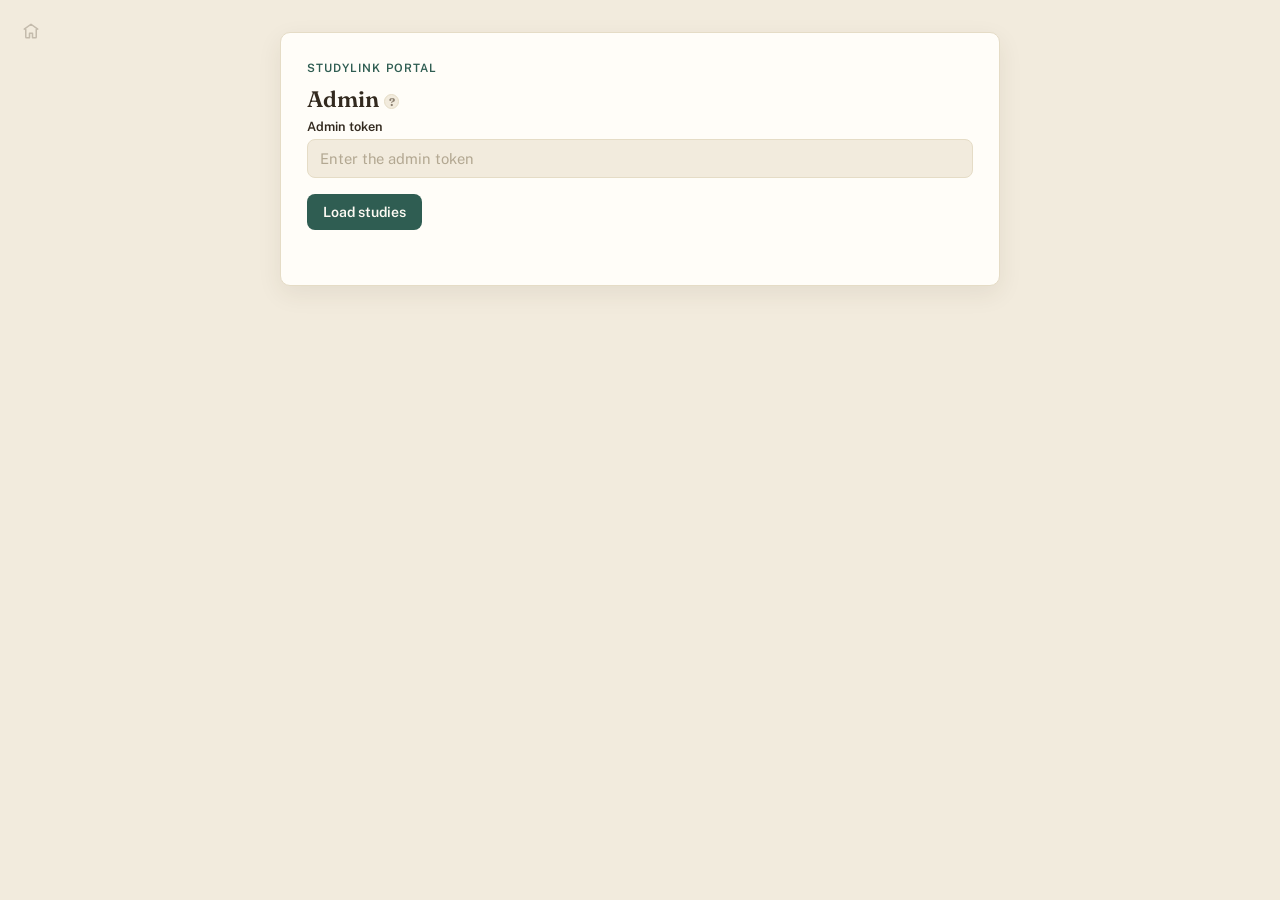
<file: studylink/admin.html>
<!DOCTYPE html>
<html lang="en">
<head>
<meta charset="UTF-8" />
<meta name="viewport" content="width=device-width, initial-scale=1.0" />
<title>StudyLink Admin</title>
<meta name="robots" content="noindex, nofollow" />
<link rel="icon" type="image/svg+xml" href="favicon.svg">
<link rel="preconnect" href="https://fonts.googleapis.com">
<link rel="preconnect" href="https://fonts.gstatic.com" crossorigin>
<link href="https://fonts.googleapis.com/css2?family=Fraunces:opsz,wght@9..144,500;9..144,600&family=Public+Sans:wght@400;500;600;700&display=swap" rel="stylesheet">
<style>
  :root {
    --bg: #f2ebdd;
    --card-bg: #fffdf8;
    --text: #332a1f;
    --muted: #8c8071;
    --primary: #2f5d52;
    --primary-dark: #21453c;
    --success: #4d7c5f;
    --error: #b0503a;
    --border: #e5dcc6;
    --radius: 10px;
    --font-display: 'Fraunces', Georgia, 'Times New Roman', serif;
    --font-body: 'Public Sans', -apple-system, BlinkMacSystemFont, "Segoe UI", sans-serif;
  }
  * { box-sizing: border-box; }
  body {
    margin: 0;
    min-height: 100vh;
    background: var(--bg);
    font-family: var(--font-body);
    color: var(--text);
    padding: 32px 20px 80px;
  }
  .wrap { max-width: 720px; margin: 0 auto; display: flex; flex-direction: column; gap: 20px; }
  .card {
    background: var(--card-bg);
    border: 1px solid var(--border);
    border-radius: var(--radius);
    box-shadow: 0 8px 24px rgba(64, 48, 24, 0.08);
    padding: 28px 26px;
  }
  .eyebrow {
    font-size: 0.72rem;
    font-weight: 600;
    letter-spacing: 0.1em;
    text-transform: uppercase;
    color: var(--primary);
    margin: 0 0 10px;
  }
  h1 {
    font-family: var(--font-display);
    font-size: 1.4rem;
    font-weight: 600;
    margin: 0 0 6px;
  }
  h2 {
    font-family: var(--font-display);
    font-size: 1.1rem;
    font-weight: 600;
    margin: 0 0 14px;
  }
  p.subtitle { margin: 0 0 20px; color: var(--muted); font-size: 0.88rem; line-height: 1.5; }
  .help-icon {
    display: inline-flex;
    align-items: center;
    justify-content: center;
    width: 15px;
    height: 15px;
    border-radius: 50%;
    background: var(--bg);
    border: 1px solid var(--border);
    color: var(--muted);
    font-size: 0.68rem;
    font-weight: 700;
    cursor: help;
    margin-left: 5px;
    vertical-align: middle;
  }
  label .help-icon { margin-left: 4px; }
  label { display: block; font-size: 0.8rem; font-weight: 600; margin-bottom: 5px; margin-top: 14px; }
  label:first-of-type { margin-top: 0; }
  input[type="text"], input[type="password"], input[type="url"], select {
    width: 100%;
    padding: 10px 12px;
    font-size: 0.92rem;
    font-family: var(--font-body);
    background: var(--bg);
    color: var(--text);
    border: 1px solid var(--border);
    border-radius: 8px;
    outline: none;
  }
  input:focus, select:focus { border-color: var(--primary); }
  input::placeholder { color: #b3a892; }
  .checkbox-row { display: flex; align-items: center; gap: 8px; margin-top: 14px; }
  .checkbox-row input { width: auto; }
  .checkbox-row label { margin: 0; }
  .hint { font-size: 0.74rem; color: var(--muted); margin-top: 4px; }
  .hidden { display: none !important; }
  button {
    font-family: var(--font-body);
    font-size: 0.88rem;
    font-weight: 600;
    padding: 10px 16px;
    border: none;
    border-radius: 8px;
    background: var(--primary);
    color: #fdfaf3;
    cursor: pointer;
  }
  button:hover:not(:disabled) { background: var(--primary-dark); }
  button:disabled { opacity: 0.55; cursor: not-allowed; }
  button.secondary { background: var(--bg); color: var(--text); border: 1px solid var(--border); }
  button.secondary:hover:not(:disabled) { background: #eae2d2; }
  button.danger { background: var(--card-bg); color: var(--error); border: 1px solid var(--error); }
  button.danger:hover:not(:disabled) { background: #fbeee9; }
  .row { display: flex; gap: 10px; flex-wrap: wrap; margin-top: 16px; }
  .status-msg { font-size: 0.85rem; margin-top: 12px; min-height: 1.1em; }
  .status-msg.error { color: var(--error); }
  .status-msg.success { color: var(--success); }
  .spinner {
    width: 16px; height: 16px;
    border: 2px solid rgba(0,0,0,0.12);
    border-top-color: var(--primary);
    border-radius: 50%;
    animation: spin 0.7s linear infinite;
    display: inline-block;
  }
  @keyframes spin { to { transform: rotate(360deg); } }
  table { width: 100%; border-collapse: collapse; font-size: 0.85rem; margin-top: 4px; }
  th, td { text-align: left; padding: 8px 6px; border-bottom: 1px solid var(--border); vertical-align: top; }
  th { font-size: 0.72rem; text-transform: uppercase; letter-spacing: 0.04em; color: var(--muted); }
  td.actions { white-space: nowrap; text-align: right; }
  td.actions button { padding: 5px 10px; font-size: 0.78rem; margin-left: 6px; }
  .pill {
    display: inline-block; font-size: 0.7rem; font-weight: 600; padding: 2px 8px;
    border-radius: 999px; background: var(--bg); border: 1px solid var(--border);
  }
  code { background: var(--bg); padding: 1px 5px; border-radius: 4px; font-size: 0.85em; }

  .home-link {
    position: fixed;
    top: 14px;
    left: 14px;
    width: 34px;
    height: 34px;
    display: flex;
    align-items: center;
    justify-content: center;
    border-radius: 50%;
    color: var(--muted);
    opacity: 0.45;
    text-decoration: none;
    transition: opacity 0.15s, background 0.15s;
    z-index: 30;
  }
  .home-link:hover { opacity: 1; background: var(--bg); }
  .home-link svg { width: 18px; height: 18px; }
</style>
</head>
<body>
  <a class="home-link" href="../" aria-label="All study apps" title="All study apps">
    <svg viewBox="0 0 24 24" fill="none" stroke="currentColor" stroke-width="2" stroke-linecap="round" stroke-linejoin="round">
      <path d="M3 9.5 12 3l9 6.5"></path>
      <path d="M5 10v10a1 1 0 0 0 1 1h4v-6h4v6h4a1 1 0 0 0 1-1V10"></path>
    </svg>
  </a>
  <div class="wrap">

    <div class="card">
      <p class="eyebrow">StudyLink Portal</p>
      <h1>Admin<span class="help-icon" title="Requires this deployment's admin token, set once via setAdminToken() in Code.gs (or the ADMIN_TOKEN Script Property directly). This page is public, but nothing works without the correct token, and it's never echoed back once stored.">?</span></h1>

      <label for="adminToken">Admin token</label>
      <input type="password" id="adminToken" placeholder="Enter the admin token" autocomplete="off" />

      <div class="row">
        <button type="button" id="loadBtn">Load studies</button>
      </div>
      <div class="status-msg" id="connectStatus" aria-live="polite"></div>
    </div>

    <div class="card hidden" id="studiesCard">
      <h2>Registered studies</h2>
      <div id="studiesTableWrap"></div>
    </div>

    <div class="card hidden" id="formCard">
      <h2 id="formHeading">Register a study</h2>

      <label for="fBase">base<span class="help-icon" title="Used in the participant link (?base=). For a dedicated study, must exactly match this deployment's own Gmail username.">?</span></label>
      <input type="text" id="fBase" placeholder="e.g. samma.study" autocomplete="off" />

      <label for="fName">Display name</label>
      <input type="text" id="fName" placeholder="e.g. SAMMA Study" autocomplete="off" />

      <div class="checkbox-row">
        <input type="checkbox" id="fForwarded" />
        <label for="fForwarded">Forwarded<span class="help-icon" title="Mail relayed in from another researcher's own Gmail, rather than this deployment's own inbox.">?</span></label>
      </div>

      <div id="baseEmailGroup" class="hidden">
        <label for="fBaseEmail">Researcher's own Gmail address</label>
        <input type="text" id="fBaseEmail" placeholder="their-study-inbox@gmail.com" autocomplete="off" />
      </div>

      <label for="fRedcapUrl">REDCap API URL</label>
      <input type="text" id="fRedcapUrl" placeholder="https://your-redcap-instance.org/api/" autocomplete="off" />

      <label for="fRedcapToken">REDCap API token</label>
      <input type="password" id="fRedcapToken" placeholder="Leave blank to keep existing (when editing)" autocomplete="new-password" />

      <details style="margin-top:16px;">
        <summary style="cursor:pointer; font-size:0.85rem; font-weight:600;">Advanced (REDCap field name overrides)</summary>
        <label for="fAccessField">Access token field</label>
        <input type="text" id="fAccessField" placeholder="patient_token (default)" autocomplete="off" />
        <label for="fForwardingField">Forwarding status field</label>
        <input type="text" id="fForwardingField" placeholder="forwarding_status (default)" autocomplete="off" />
        <label for="fDeviceField">Device email field</label>
        <input type="text" id="fDeviceField" placeholder="device_email (default)" autocomplete="off" />
      </details>

      <div class="row">
        <button type="button" id="saveBtn">Save study</button>
        <button type="button" class="secondary" id="cancelEditBtn">Cancel edit</button>
      </div>
      <div class="status-msg" id="formStatus" aria-live="polite"></div>
    </div>

  </div>

<script>
  // Same deployment index.html talks to — keep these in sync if this
  // site is ever pointed at a different Apps Script project.
  const APPS_SCRIPT_URL = 'https://script.google.com/macros/s/AKfycbwiiGSyvZVQu3YsOCex7F7COPdEGtF26VEbgBn6jhNqsBMx2fxoNR5owNkuV1xASe0FwQ/exec';

  const adminTokenInput = document.getElementById('adminToken');
  const loadBtn = document.getElementById('loadBtn');
  const connectStatus = document.getElementById('connectStatus');

  const studiesCard = document.getElementById('studiesCard');
  const studiesTableWrap = document.getElementById('studiesTableWrap');

  const formCard = document.getElementById('formCard');
  const formHeading = document.getElementById('formHeading');
  const formStatus = document.getElementById('formStatus');
  const fBase = document.getElementById('fBase');
  const fName = document.getElementById('fName');
  const fForwarded = document.getElementById('fForwarded');
  const baseEmailGroup = document.getElementById('baseEmailGroup');
  const fBaseEmail = document.getElementById('fBaseEmail');
  const fRedcapUrl = document.getElementById('fRedcapUrl');
  const fRedcapToken = document.getElementById('fRedcapToken');
  const fAccessField = document.getElementById('fAccessField');
  const fForwardingField = document.getElementById('fForwardingField');
  const fDeviceField = document.getElementById('fDeviceField');
  const saveBtn = document.getElementById('saveBtn');
  const cancelEditBtn = document.getElementById('cancelEditBtn');

  let editingBase = null; // non-null while editing an existing study

  // Convenience only, stored in this browser's own localStorage.
  adminTokenInput.value = localStorage.getItem('studylink_admin_token') || '';

  fForwarded.addEventListener('change', () => {
    baseEmailGroup.classList.toggle('hidden', !fForwarded.checked);
  });

  async function callAdmin(action, extra) {
    const response = await fetch(APPS_SCRIPT_URL, {
      method: 'POST',
      headers: { 'Content-Type': 'text/plain;charset=utf-8' },
      body: JSON.stringify(Object.assign({ action: action, adminToken: adminTokenInput.value }, extra))
    });
    if (!response.ok) throw new Error('Network error (' + response.status + ')');
    return response.json();
  }

  loadBtn.addEventListener('click', async () => {
    connectStatus.textContent = '';
    connectStatus.className = 'status-msg';
    loadBtn.disabled = true;
    loadBtn.innerHTML = '<span class="spinner"></span>';

    localStorage.setItem('studylink_admin_token', adminTokenInput.value);

    try {
      const result = await callAdmin('adminListStudies', {});
      if (!result.success) {
        connectStatus.textContent = result.error || 'Could not load studies.';
        connectStatus.className = 'status-msg error';
        studiesCard.classList.add('hidden');
        formCard.classList.add('hidden');
        return;
      }
      renderStudies(result.studies || []);
      studiesCard.classList.remove('hidden');
      formCard.classList.remove('hidden');
      connectStatus.textContent = 'Connected.';
      connectStatus.className = 'status-msg success';
    } catch (err) {
      connectStatus.textContent = 'Could not reach the server: ' + err.message;
      connectStatus.className = 'status-msg error';
    } finally {
      loadBtn.disabled = false;
      loadBtn.textContent = 'Load studies';
    }
  });

  function renderStudies(studies) {
    if (studies.length === 0) {
      studiesTableWrap.innerHTML = '<p class="hint">No studies registered on this deployment yet.</p>';
      return;
    }
    const rows = studies.map((s) => {
      const kind = s.forwarded
        ? '<span class="pill">forwarded</span>'
        : '<span class="pill">dedicated</span>';
      const redcapOk = s.hasRedcapUrl && s.hasRedcapToken;
      return '<tr>' +
        '<td>' + escapeHtml(s.base) + '<div class="hint">' + escapeHtml(s.name || '') + '</div></td>' +
        '<td>' + kind + '</td>' +
        '<td>' + (redcapOk ? 'OK' : '<span style="color:var(--error)">incomplete</span>') + '</td>' +
        '<td class="actions">' +
          '<button type="button" class="secondary" data-edit="' + escapeHtml(s.base) + '">Edit</button>' +
          '<button type="button" class="danger" data-remove="' + escapeHtml(s.base) + '">Remove</button>' +
        '</td>' +
      '</tr>';
    }).join('');
    studiesTableWrap.innerHTML = '<table><thead><tr><th>base</th><th>kind</th><th>REDCap</th><th></th></tr></thead><tbody>' + rows + '</tbody></table>';

    studiesTableWrap.querySelectorAll('[data-edit]').forEach((btn) => {
      btn.addEventListener('click', () => startEdit(studies.find((s) => s.base === btn.dataset.edit)));
    });
    studiesTableWrap.querySelectorAll('[data-remove]').forEach((btn) => {
      btn.addEventListener('click', () => removeStudy(btn.dataset.remove));
    });
  }

  function startEdit(study) {
    if (!study) return;
    editingBase = study.base;
    formHeading.textContent = 'Edit "' + study.base + '"';
    fBase.value = study.base;
    fBase.disabled = true;
    fName.value = study.name || '';
    fForwarded.checked = study.forwarded;
    baseEmailGroup.classList.toggle('hidden', !study.forwarded);
    fBaseEmail.value = study.baseEmail || '';
    fRedcapUrl.value = '';
    fRedcapUrl.placeholder = 'Leave blank to keep existing';
    fRedcapToken.value = '';
    fAccessField.value = '';
    fForwardingField.value = '';
    fDeviceField.value = '';
    formStatus.textContent = '';
    window.scrollTo({ top: formCard.offsetTop - 20, behavior: 'smooth' });
    // Browser password managers can autofill a password-type field
    // asynchronously, after this function already ran — clear again on
    // the next tick so a stale saved value can't silently get sent as
    // this study's new REDCap token.
    setTimeout(() => { fRedcapToken.value = ''; }, 0);
  }

  cancelEditBtn.addEventListener('click', resetForm);

  // Full reset: fields + status. Used by "Cancel edit".
  function resetForm() {
    resetFormFields();
    formStatus.textContent = '';
  }

  // Fields only — used right after a successful save, where the status
  // message just shown needs to stay visible rather than being wiped
  // immediately.
  function resetFormFields() {
    editingBase = null;
    formHeading.textContent = 'Register a study';
    fBase.value = '';
    fBase.disabled = false;
    fName.value = '';
    fForwarded.checked = false;
    baseEmailGroup.classList.add('hidden');
    fBaseEmail.value = '';
    fRedcapUrl.value = '';
    fRedcapUrl.placeholder = 'https://your-redcap-instance.org/api/';
    fRedcapToken.value = '';
    fRedcapToken.placeholder = 'Leave blank to keep existing (when editing)';
    fAccessField.value = '';
    fForwardingField.value = '';
    fDeviceField.value = '';
  }

  saveBtn.addEventListener('click', async () => {
    const base = fBase.value.trim();
    if (!base) {
      formStatus.textContent = 'base is required.';
      formStatus.className = 'status-msg error';
      return;
    }

    const study = {
      base: base,
      name: fName.value.trim(),
      forwarded: fForwarded.checked,
      redcapApiUrl: fRedcapUrl.value.trim(),
      redcapApiToken: fRedcapToken.value.trim(),
      baseEmail: fBaseEmail.value.trim(),
      accessTokenField: fAccessField.value.trim(),
      forwardingStatusField: fForwardingField.value.trim(),
      deviceEmailField: fDeviceField.value.trim()
    };

    saveBtn.disabled = true;
    saveBtn.innerHTML = '<span class="spinner"></span>';
    formStatus.textContent = '';

    try {
      const result = await callAdmin('adminRegisterStudy', { study: study });
      if (!result.success) {
        formStatus.textContent = result.error || 'Could not save study.';
        formStatus.className = 'status-msg error';
        return;
      }
      formStatus.textContent = 'Saved and live.' + (result.relayAlias ? ' Relay alias: ' + result.relayAlias : '');
      formStatus.className = 'status-msg success';

      resetFormFields();
      loadBtn.click();
    } catch (err) {
      formStatus.textContent = 'Could not reach the server: ' + err.message;
      formStatus.className = 'status-msg error';
    } finally {
      saveBtn.disabled = false;
      saveBtn.textContent = 'Save study';
    }
  });

  async function removeStudy(base) {
    if (!confirm('Remove study "' + base + '"? This cannot be undone from here.')) return;
    try {
      const result = await callAdmin('adminUnregisterStudy', { base: base });
      if (!result.success) {
        alert(result.error || 'Could not remove study.');
        return;
      }
      loadBtn.click();
    } catch (err) {
      alert('Could not reach the server: ' + err.message);
    }
  }

  function escapeHtml(str) {
    const div = document.createElement('div');
    div.textContent = str;
    return div.innerHTML;
  }
</script>
</body>
</html>
</file>
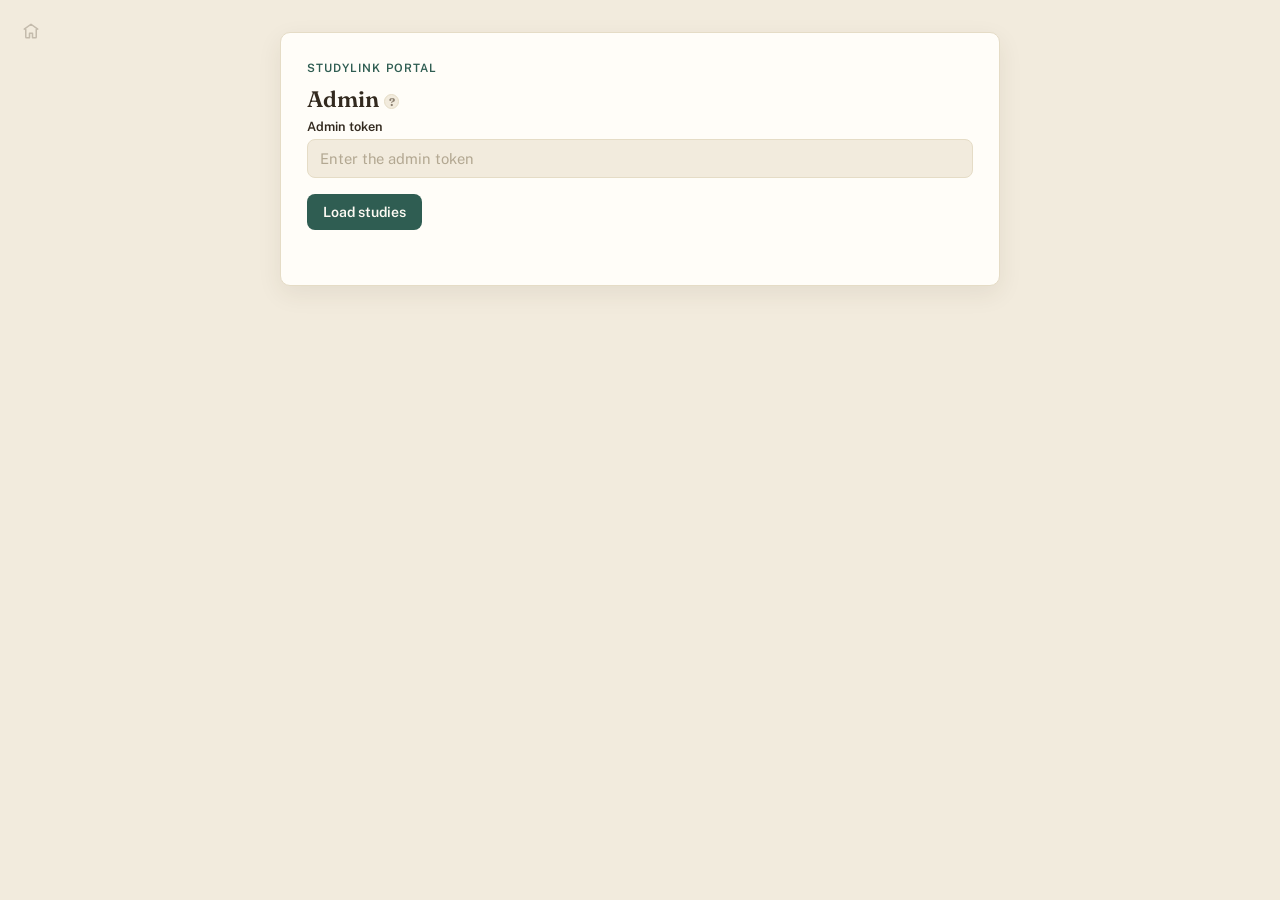
<file: tokens/admin.html>
<!DOCTYPE html>
<html lang="en">
<head>
<meta charset="UTF-8" />
<meta name="viewport" content="width=device-width, initial-scale=1.0" />
<title>StudyLink Admin</title>
<meta name="robots" content="noindex, nofollow" />
<link rel="icon" type="image/svg+xml" href="favicon.svg">
<link rel="preconnect" href="https://fonts.googleapis.com">
<link rel="preconnect" href="https://fonts.gstatic.com" crossorigin>
<link href="https://fonts.googleapis.com/css2?family=Fraunces:opsz,wght@9..144,500;9..144,600&family=Public+Sans:wght@400;500;600;700&display=swap" rel="stylesheet">
<style>
  :root {
    --bg: #f2ebdd;
    --card-bg: #fffdf8;
    --text: #332a1f;
    --muted: #8c8071;
    --primary: #2f5d52;
    --primary-dark: #21453c;
    --success: #4d7c5f;
    --error: #b0503a;
    --border: #e5dcc6;
    --radius: 10px;
    --font-display: 'Fraunces', Georgia, 'Times New Roman', serif;
    --font-body: 'Public Sans', -apple-system, BlinkMacSystemFont, "Segoe UI", sans-serif;
  }
  * { box-sizing: border-box; }
  body {
    margin: 0;
    min-height: 100vh;
    background: var(--bg);
    font-family: var(--font-body);
    color: var(--text);
    padding: 32px 20px 80px;
  }
  .wrap { max-width: 720px; margin: 0 auto; display: flex; flex-direction: column; gap: 20px; }
  .card {
    background: var(--card-bg);
    border: 1px solid var(--border);
    border-radius: var(--radius);
    box-shadow: 0 8px 24px rgba(64, 48, 24, 0.08);
    padding: 28px 26px;
  }
  .eyebrow {
    font-size: 0.72rem;
    font-weight: 600;
    letter-spacing: 0.1em;
    text-transform: uppercase;
    color: var(--primary);
    margin: 0 0 10px;
  }
  h1 {
    font-family: var(--font-display);
    font-size: 1.4rem;
    font-weight: 600;
    margin: 0 0 6px;
  }
  h2 {
    font-family: var(--font-display);
    font-size: 1.1rem;
    font-weight: 600;
    margin: 0 0 14px;
  }
  p.subtitle { margin: 0 0 20px; color: var(--muted); font-size: 0.88rem; line-height: 1.5; }
  .help-icon {
    display: inline-flex;
    align-items: center;
    justify-content: center;
    width: 15px;
    height: 15px;
    border-radius: 50%;
    background: var(--bg);
    border: 1px solid var(--border);
    color: var(--muted);
    font-size: 0.68rem;
    font-weight: 700;
    cursor: help;
    margin-left: 5px;
    vertical-align: middle;
  }
  label .help-icon { margin-left: 4px; }
  label { display: block; font-size: 0.8rem; font-weight: 600; margin-bottom: 5px; margin-top: 14px; }
  label:first-of-type { margin-top: 0; }
  input[type="text"], input[type="password"], input[type="url"], select {
    width: 100%;
    padding: 10px 12px;
    font-size: 0.92rem;
    font-family: var(--font-body);
    background: var(--bg);
    color: var(--text);
    border: 1px solid var(--border);
    border-radius: 8px;
    outline: none;
  }
  input:focus, select:focus { border-color: var(--primary); }
  input::placeholder { color: #b3a892; }
  .checkbox-row { display: flex; align-items: center; gap: 8px; margin-top: 14px; }
  .checkbox-row input { width: auto; }
  .checkbox-row label { margin: 0; }
  .hint { font-size: 0.74rem; color: var(--muted); margin-top: 4px; }
  .hidden { display: none !important; }
  button {
    font-family: var(--font-body);
    font-size: 0.88rem;
    font-weight: 600;
    padding: 10px 16px;
    border: none;
    border-radius: 8px;
    background: var(--primary);
    color: #fdfaf3;
    cursor: pointer;
  }
  button:hover:not(:disabled) { background: var(--primary-dark); }
  button:disabled { opacity: 0.55; cursor: not-allowed; }
  button.secondary { background: var(--bg); color: var(--text); border: 1px solid var(--border); }
  button.secondary:hover:not(:disabled) { background: #eae2d2; }
  button.danger { background: var(--card-bg); color: var(--error); border: 1px solid var(--error); }
  button.danger:hover:not(:disabled) { background: #fbeee9; }
  .row { display: flex; gap: 10px; flex-wrap: wrap; margin-top: 16px; }
  .status-msg { font-size: 0.85rem; margin-top: 12px; min-height: 1.1em; }
  .status-msg.error { color: var(--error); }
  .status-msg.success { color: var(--success); }
  .spinner {
    width: 16px; height: 16px;
    border: 2px solid rgba(0,0,0,0.12);
    border-top-color: var(--primary);
    border-radius: 50%;
    animation: spin 0.7s linear infinite;
    display: inline-block;
  }
  @keyframes spin { to { transform: rotate(360deg); } }
  table { width: 100%; border-collapse: collapse; font-size: 0.85rem; margin-top: 4px; }
  th, td { text-align: left; padding: 8px 6px; border-bottom: 1px solid var(--border); vertical-align: top; }
  th { font-size: 0.72rem; text-transform: uppercase; letter-spacing: 0.04em; color: var(--muted); }
  td.actions { white-space: nowrap; text-align: right; }
  td.actions button { padding: 5px 10px; font-size: 0.78rem; margin-left: 6px; }
  .pill {
    display: inline-block; font-size: 0.7rem; font-weight: 600; padding: 2px 8px;
    border-radius: 999px; background: var(--bg); border: 1px solid var(--border);
  }
  code { background: var(--bg); padding: 1px 5px; border-radius: 4px; font-size: 0.85em; }
  pre {
    background: var(--bg);
    border: 1px solid var(--border);
    border-radius: 8px;
    padding: 12px;
    margin-top: 12px;
    font-size: 0.78rem;
    white-space: pre-wrap;
    word-break: break-word;
  }

  .home-link {
    position: fixed;
    top: 14px;
    left: 14px;
    width: 34px;
    height: 34px;
    display: flex;
    align-items: center;
    justify-content: center;
    border-radius: 50%;
    color: var(--muted);
    opacity: 0.45;
    text-decoration: none;
    transition: opacity 0.15s, background 0.15s;
    z-index: 30;
  }
  .home-link:hover { opacity: 1; background: var(--bg); }
  .home-link svg { width: 18px; height: 18px; }
</style>
</head>
<body>
  <a class="home-link" href="../" aria-label="All study apps" title="All study apps">
    <svg viewBox="0 0 24 24" fill="none" stroke="currentColor" stroke-width="2" stroke-linecap="round" stroke-linejoin="round">
      <path d="M3 9.5 12 3l9 6.5"></path>
      <path d="M5 10v10a1 1 0 0 0 1 1h4v-6h4v6h4a1 1 0 0 0 1-1V10"></path>
    </svg>
  </a>
  <div class="wrap">

    <div class="card">
      <p class="eyebrow">StudyLink Portal</p>
      <h1>Admin<span class="help-icon" title="Requires this deployment's admin token, set once via setAdminToken() in Code.gs (or the ADMIN_TOKEN Script Property directly). This page is public, but nothing works without the correct token, and it's never echoed back once stored.">?</span></h1>

      <label for="adminToken">Admin token</label>
      <input type="password" id="adminToken" placeholder="Enter the admin token" autocomplete="off" />

      <div class="row">
        <button type="button" id="loadBtn">Load studies</button>
      </div>
      <div class="status-msg" id="connectStatus" aria-live="polite"></div>
    </div>

    <div class="card hidden" id="studiesCard">
      <h2>Registered studies</h2>
      <div id="studiesTableWrap"></div>
    </div>

    <div class="card hidden" id="formCard">
      <h2 id="formHeading">Register a study</h2>

      <label for="fBase">base<span class="help-icon" title="Used in the participant link (?base=). For a dedicated study, must exactly match this deployment's own Gmail username.">?</span></label>
      <input type="text" id="fBase" placeholder="e.g. samma.study" autocomplete="off" />

      <label for="fName">Display name</label>
      <input type="text" id="fName" placeholder="e.g. SAMMA Study" autocomplete="off" />

      <div class="checkbox-row">
        <input type="checkbox" id="fForwarded" />
        <label for="fForwarded">Forwarded<span class="help-icon" title="Mail relayed in from another researcher's own Gmail, rather than this deployment's own inbox.">?</span></label>
      </div>

      <div id="baseEmailGroup" class="hidden">
        <label for="fBaseEmail">Researcher's own Gmail address</label>
        <input type="text" id="fBaseEmail" placeholder="their-study-inbox@gmail.com" autocomplete="off" />
      </div>

      <label for="fRedcapUrl">REDCap API URL</label>
      <input type="text" id="fRedcapUrl" placeholder="https://your-redcap-instance.org/api/" autocomplete="off" />

      <label for="fRedcapToken">REDCap API token</label>
      <input type="text" id="fRedcapToken" placeholder="Leave blank to keep existing (when editing)" autocomplete="off" />

      <details style="margin-top:16px;">
        <summary style="cursor:pointer; font-size:0.85rem; font-weight:600;">Advanced (REDCap field name overrides)</summary>
        <label for="fAccessField">Access token field</label>
        <input type="text" id="fAccessField" placeholder="patient_token (default)" autocomplete="off" />
        <label for="fRecordIdField">Record ID field<span class="help-icon" title="REDCap's own name for its record identifier field — often not literally &quot;record_id&quot;, e.g. &quot;study_id&quot; or &quot;participant_id&quot;.">?</span></label>
        <input type="text" id="fRecordIdField" placeholder="record_id (default)" autocomplete="off" />
        <label for="fForwardingField">Forwarding status field</label>
        <input type="text" id="fForwardingField" placeholder="forwarding_status (default)" autocomplete="off" />
        <label for="fDeviceField">Device email field</label>
        <input type="text" id="fDeviceField" placeholder="device_email (default)" autocomplete="off" />
      </details>

      <div class="row">
        <button type="button" id="saveBtn">Save study</button>
        <button type="button" class="secondary" id="cancelEditBtn">Cancel edit</button>
      </div>
      <div class="status-msg" id="formStatus" aria-live="polite"></div>
    </div>

    <div class="card hidden" id="debugCard">
      <h2>Debug a token<span class="help-icon" title="Runs the exact same REDCap lookup a real login does, but shows the filter used, configured field names, and the raw match(es) instead of the generic participant-facing error.">?</span></h2>
      <label for="dBase">base</label>
      <input type="text" id="dBase" placeholder="e.g. samma.study" autocomplete="off" />
      <label for="dToken">Token</label>
      <input type="text" id="dToken" placeholder="Token to look up" autocomplete="off" />
      <div class="row">
        <button type="button" id="debugBtn">Debug token</button>
        <button type="button" class="secondary" id="listTokensBtn">List all tokens in project</button>
      </div>
      <pre id="debugOutput" class="hidden"></pre>
    </div>

  </div>

<script src="config.js"></script>
<script>
  const adminTokenInput = document.getElementById('adminToken');
  const loadBtn = document.getElementById('loadBtn');
  const connectStatus = document.getElementById('connectStatus');

  const studiesCard = document.getElementById('studiesCard');
  const studiesTableWrap = document.getElementById('studiesTableWrap');

  const formCard = document.getElementById('formCard');
  const formHeading = document.getElementById('formHeading');
  const formStatus = document.getElementById('formStatus');
  const fBase = document.getElementById('fBase');
  const fName = document.getElementById('fName');
  const fForwarded = document.getElementById('fForwarded');
  const baseEmailGroup = document.getElementById('baseEmailGroup');
  const fBaseEmail = document.getElementById('fBaseEmail');
  const fRedcapUrl = document.getElementById('fRedcapUrl');
  const fRedcapToken = document.getElementById('fRedcapToken');
  const fAccessField = document.getElementById('fAccessField');
  const fRecordIdField = document.getElementById('fRecordIdField');
  const fForwardingField = document.getElementById('fForwardingField');
  const fDeviceField = document.getElementById('fDeviceField');
  const saveBtn = document.getElementById('saveBtn');
  const cancelEditBtn = document.getElementById('cancelEditBtn');

  const debugCard = document.getElementById('debugCard');
  const dBase = document.getElementById('dBase');
  const dToken = document.getElementById('dToken');
  const debugBtn = document.getElementById('debugBtn');
  const debugOutput = document.getElementById('debugOutput');

  let editingBase = null; // non-null while editing an existing study

  // Convenience only, stored in this browser's own localStorage.
  adminTokenInput.value = localStorage.getItem('studylink_admin_token') || '';

  fForwarded.addEventListener('change', () => {
    baseEmailGroup.classList.toggle('hidden', !fForwarded.checked);
  });

  async function callAdmin(action, extra) {
    const response = await fetch(APPS_SCRIPT_URL, {
      method: 'POST',
      headers: { 'Content-Type': 'text/plain;charset=utf-8' },
      body: JSON.stringify(Object.assign({ action: action, adminToken: adminTokenInput.value }, extra))
    });
    if (!response.ok) throw new Error('Network error (' + response.status + ')');
    return response.json();
  }

  loadBtn.addEventListener('click', async () => {
    connectStatus.textContent = '';
    connectStatus.className = 'status-msg';
    loadBtn.disabled = true;
    loadBtn.innerHTML = '<span class="spinner"></span>';

    localStorage.setItem('studylink_admin_token', adminTokenInput.value);

    try {
      const result = await callAdmin('adminListStudies', {});
      if (!result.success) {
        connectStatus.textContent = result.error || 'Could not load studies.';
        connectStatus.className = 'status-msg error';
        studiesCard.classList.add('hidden');
        formCard.classList.add('hidden');
        return;
      }
      renderStudies(result.studies || []);
      studiesCard.classList.remove('hidden');
      formCard.classList.remove('hidden');
      debugCard.classList.remove('hidden');
      connectStatus.textContent = 'Connected.';
      connectStatus.className = 'status-msg success';
    } catch (err) {
      connectStatus.textContent = 'Could not reach the server: ' + err.message;
      connectStatus.className = 'status-msg error';
    } finally {
      loadBtn.disabled = false;
      loadBtn.textContent = 'Load studies';
    }
  });

  function renderStudies(studies) {
    if (studies.length === 0) {
      studiesTableWrap.innerHTML = '<p class="hint">No studies registered on this deployment yet.</p>';
      return;
    }
    const rows = studies.map((s) => {
      const kind = s.forwarded
        ? '<span class="pill">forwarded</span>'
        : '<span class="pill">dedicated</span>';
      const redcapOk = s.redcapApiUrl && s.redcapApiToken;
      const redcapDetail = redcapOk
        ? '<code>' + escapeHtml(s.redcapApiUrl) + '</code><div class="hint">token: <code>' + escapeHtml(s.redcapApiToken) + '</code></div>'
        : '<span style="color:var(--error)">incomplete</span>';
      const fieldsDetail = '<div class="hint">token field: <code>' + escapeHtml(s.accessTokenField) + '</code>, ' +
        'record ID field: <code>' + escapeHtml(s.recordIdField) + '</code>, ' +
        'status field: <code>' + escapeHtml(s.forwardingStatusField) + '</code>, ' +
        'device email field: <code>' + escapeHtml(s.deviceEmailField) + '</code></div>';
      return '<tr>' +
        '<td>' + escapeHtml(s.base) + '<div class="hint">' + escapeHtml(s.name || '') + '</div></td>' +
        '<td>' + kind + '</td>' +
        '<td>' + redcapDetail + fieldsDetail + '</td>' +
        '<td class="actions">' +
          '<button type="button" class="secondary" data-edit="' + escapeHtml(s.base) + '">Edit</button>' +
          '<button type="button" class="danger" data-remove="' + escapeHtml(s.base) + '">Remove</button>' +
        '</td>' +
      '</tr>';
    }).join('');
    studiesTableWrap.innerHTML = '<table><thead><tr><th>base</th><th>kind</th><th>REDCap</th><th></th></tr></thead><tbody>' + rows + '</tbody></table>';

    studiesTableWrap.querySelectorAll('[data-edit]').forEach((btn) => {
      btn.addEventListener('click', () => startEdit(studies.find((s) => s.base === btn.dataset.edit)));
    });
    studiesTableWrap.querySelectorAll('[data-remove]').forEach((btn) => {
      btn.addEventListener('click', () => removeStudy(btn.dataset.remove));
    });
  }

  function startEdit(study) {
    if (!study) return;
    editingBase = study.base;
    formHeading.textContent = 'Edit "' + study.base + '"';
    fBase.value = study.base;
    fBase.disabled = true;
    fName.value = study.name || '';
    fForwarded.checked = study.forwarded;
    baseEmailGroup.classList.toggle('hidden', !study.forwarded);
    fBaseEmail.value = study.baseEmail || '';
    fRedcapUrl.value = study.redcapApiUrl || '';
    fRedcapToken.value = study.redcapApiToken || '';
    fAccessField.value = study.accessTokenField || '';
    fRecordIdField.value = study.recordIdField || '';
    fForwardingField.value = study.forwardingStatusField || '';
    fDeviceField.value = study.deviceEmailField || '';
    formStatus.textContent = '';
    window.scrollTo({ top: formCard.offsetTop - 20, behavior: 'smooth' });
  }

  cancelEditBtn.addEventListener('click', resetForm);

  // Full reset: fields + status. Used by "Cancel edit".
  function resetForm() {
    resetFormFields();
    formStatus.textContent = '';
  }

  // Fields only — used right after a successful save, where the status
  // message just shown needs to stay visible rather than being wiped
  // immediately.
  function resetFormFields() {
    editingBase = null;
    formHeading.textContent = 'Register a study';
    fBase.value = '';
    fBase.disabled = false;
    fName.value = '';
    fForwarded.checked = false;
    baseEmailGroup.classList.add('hidden');
    fBaseEmail.value = '';
    fRedcapUrl.value = '';
    fRedcapUrl.placeholder = 'https://your-redcap-instance.org/api/';
    fRedcapToken.value = '';
    fRedcapToken.placeholder = 'Leave blank to keep existing (when editing)';
    fAccessField.value = '';
    fRecordIdField.value = '';
    fForwardingField.value = '';
    fDeviceField.value = '';
  }

  saveBtn.addEventListener('click', async () => {
    const base = fBase.value.trim();
    if (!base) {
      formStatus.textContent = 'base is required.';
      formStatus.className = 'status-msg error';
      return;
    }

    const study = {
      base: base,
      name: fName.value.trim(),
      forwarded: fForwarded.checked,
      redcapApiUrl: fRedcapUrl.value.trim(),
      redcapApiToken: fRedcapToken.value.trim(),
      baseEmail: fBaseEmail.value.trim(),
      accessTokenField: fAccessField.value.trim(),
      recordIdField: fRecordIdField.value.trim(),
      forwardingStatusField: fForwardingField.value.trim(),
      deviceEmailField: fDeviceField.value.trim()
    };

    saveBtn.disabled = true;
    saveBtn.innerHTML = '<span class="spinner"></span>';
    formStatus.textContent = '';

    try {
      const result = await callAdmin('adminRegisterStudy', { study: study });
      if (!result.success) {
        formStatus.textContent = result.error || 'Could not save study.';
        formStatus.className = 'status-msg error';
        return;
      }
      formStatus.textContent = 'Saved and live.' + (result.relayAlias ? ' Relay alias: ' + result.relayAlias : '');
      formStatus.className = 'status-msg success';

      resetFormFields();
      loadBtn.click();
    } catch (err) {
      formStatus.textContent = 'Could not reach the server: ' + err.message;
      formStatus.className = 'status-msg error';
    } finally {
      saveBtn.disabled = false;
      saveBtn.textContent = 'Save study';
    }
  });

  async function removeStudy(base) {
    if (!confirm('Remove study "' + base + '"? This cannot be undone from here.')) return;
    try {
      const result = await callAdmin('adminUnregisterStudy', { base: base });
      if (!result.success) {
        alert(result.error || 'Could not remove study.');
        return;
      }
      loadBtn.click();
    } catch (err) {
      alert('Could not reach the server: ' + err.message);
    }
  }

  debugBtn.addEventListener('click', async () => {
    const base = dBase.value.trim();
    const token = dToken.value.trim();
    if (!base || !token) {
      debugOutput.textContent = 'base and token are both required.';
      debugOutput.classList.remove('hidden');
      return;
    }

    debugBtn.disabled = true;
    debugBtn.innerHTML = '<span class="spinner"></span>';
    debugOutput.classList.remove('hidden');
    debugOutput.textContent = 'Looking up...';

    try {
      const result = await callAdmin('adminDebugToken', { base: base, token: token });
      debugOutput.textContent = JSON.stringify(result, null, 2);
    } catch (err) {
      debugOutput.textContent = 'Could not reach the server: ' + err.message;
    } finally {
      debugBtn.disabled = false;
      debugBtn.textContent = 'Debug token';
    }
  });

  const listTokensBtn = document.getElementById('listTokensBtn');
  listTokensBtn.addEventListener('click', async () => {
    const base = dBase.value.trim();
    if (!base) {
      debugOutput.textContent = 'base is required.';
      debugOutput.classList.remove('hidden');
      return;
    }

    listTokensBtn.disabled = true;
    listTokensBtn.innerHTML = '<span class="spinner"></span>';
    debugOutput.classList.remove('hidden');
    debugOutput.textContent = 'Loading...';

    try {
      const result = await callAdmin('adminListTokens', { base: base });
      debugOutput.textContent = JSON.stringify(result, null, 2);
    } catch (err) {
      debugOutput.textContent = 'Could not reach the server: ' + err.message;
    } finally {
      listTokensBtn.disabled = false;
      listTokensBtn.textContent = 'List all tokens in project';
    }
  });

  function escapeHtml(str) {
    const div = document.createElement('div');
    div.textContent = str;
    return div.innerHTML;
  }
</script>
</body>
</html>
</file>
